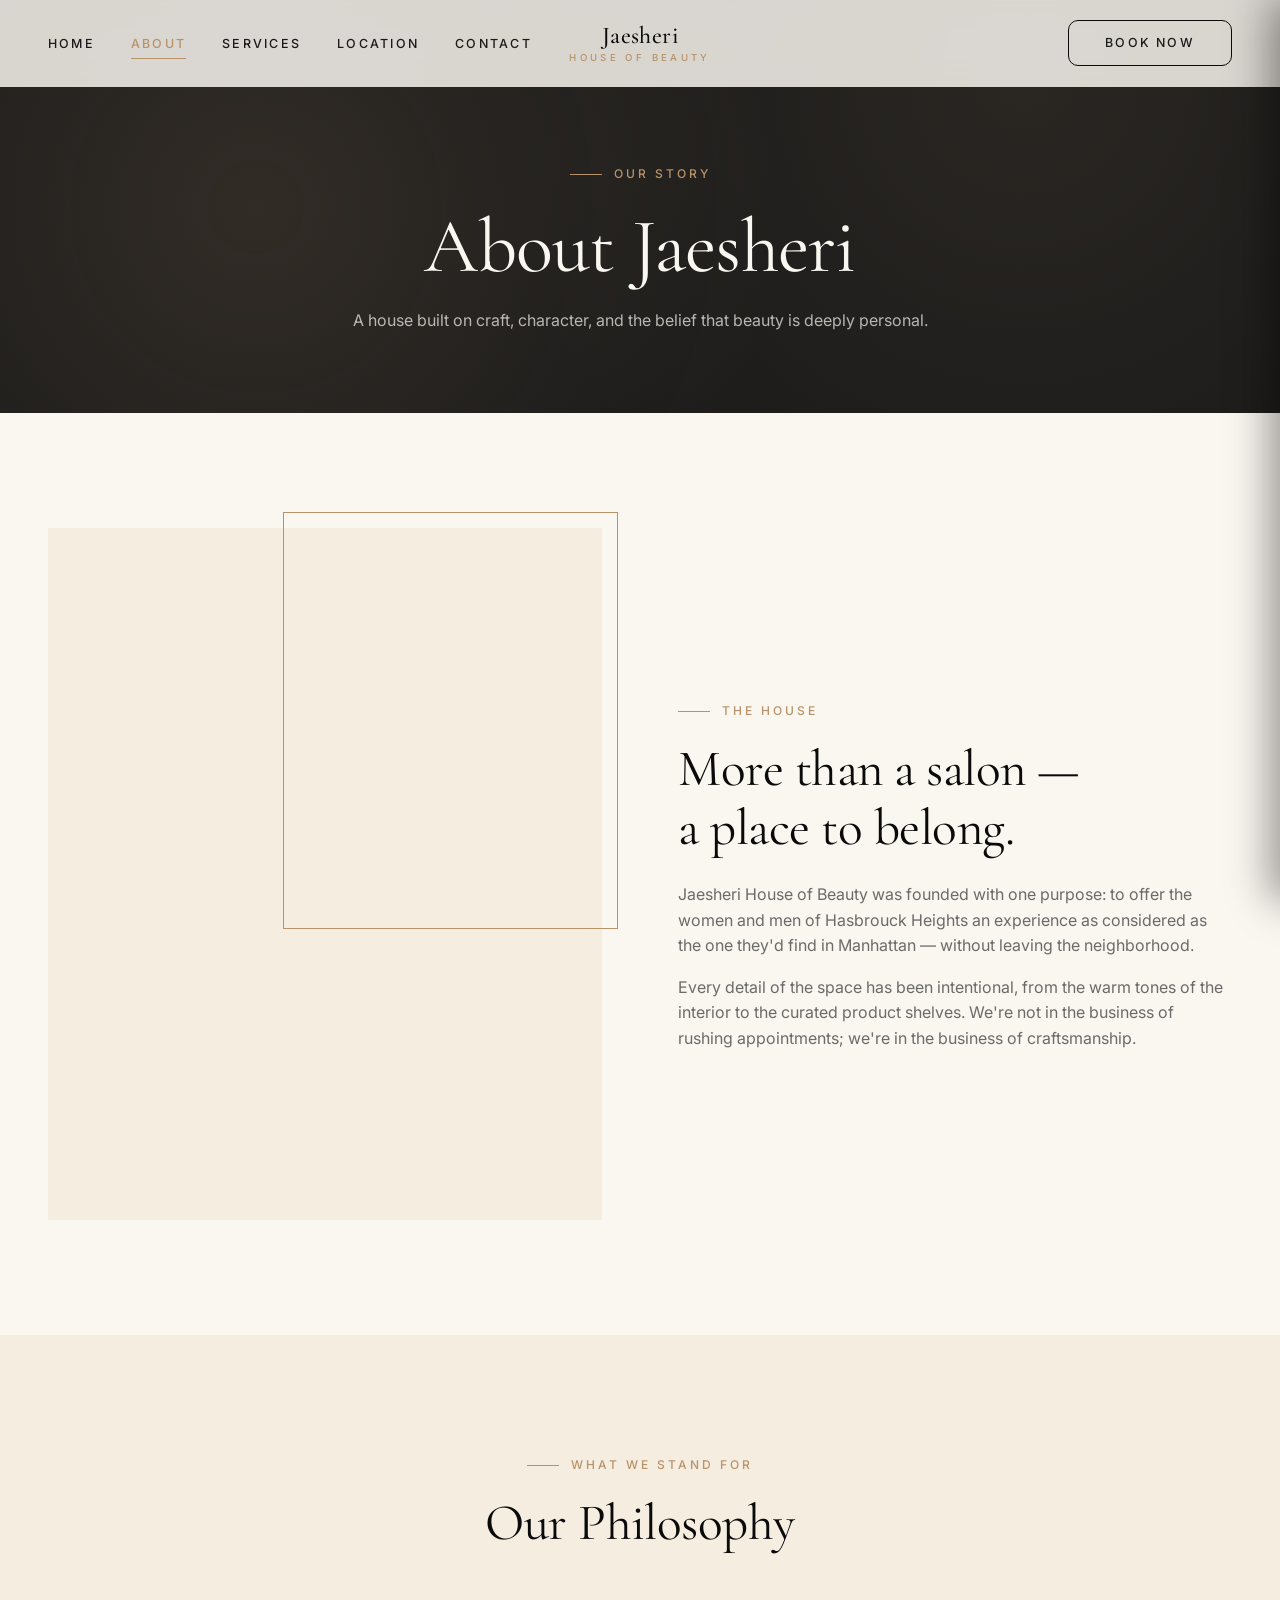
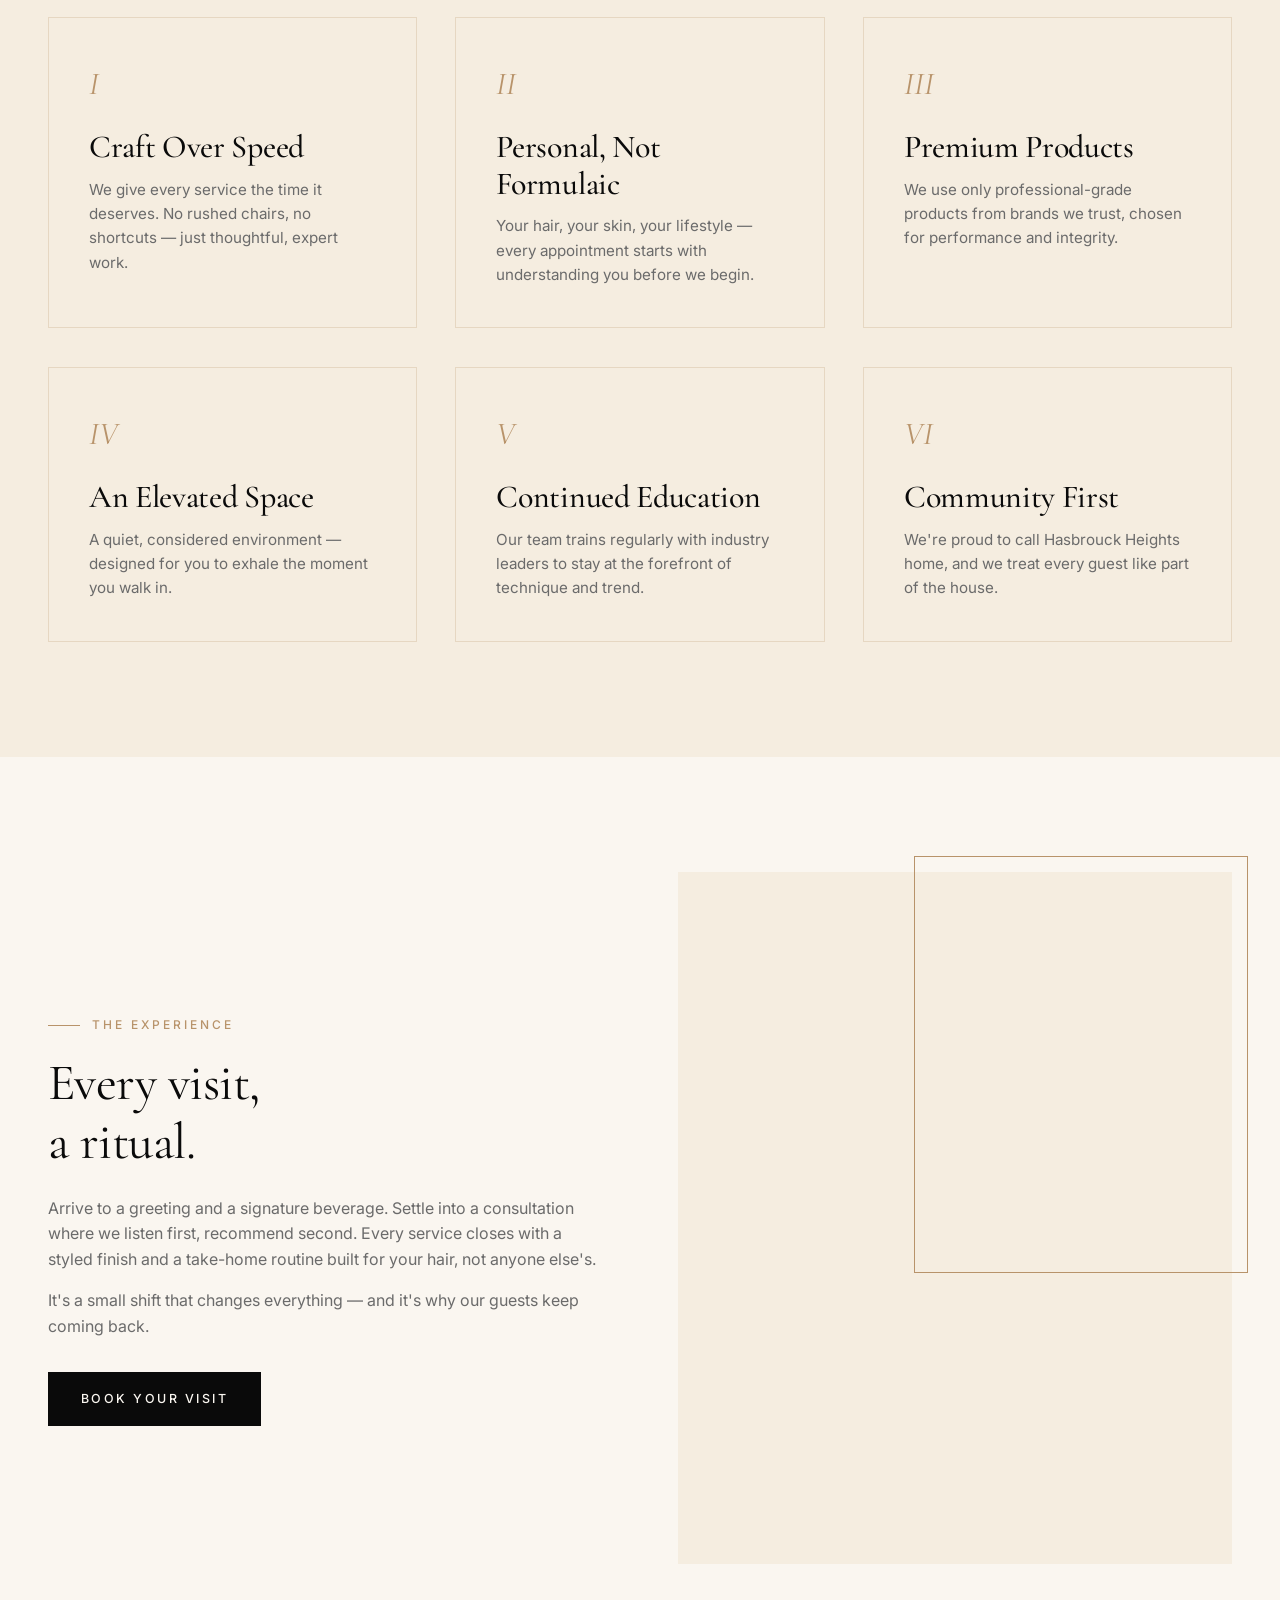
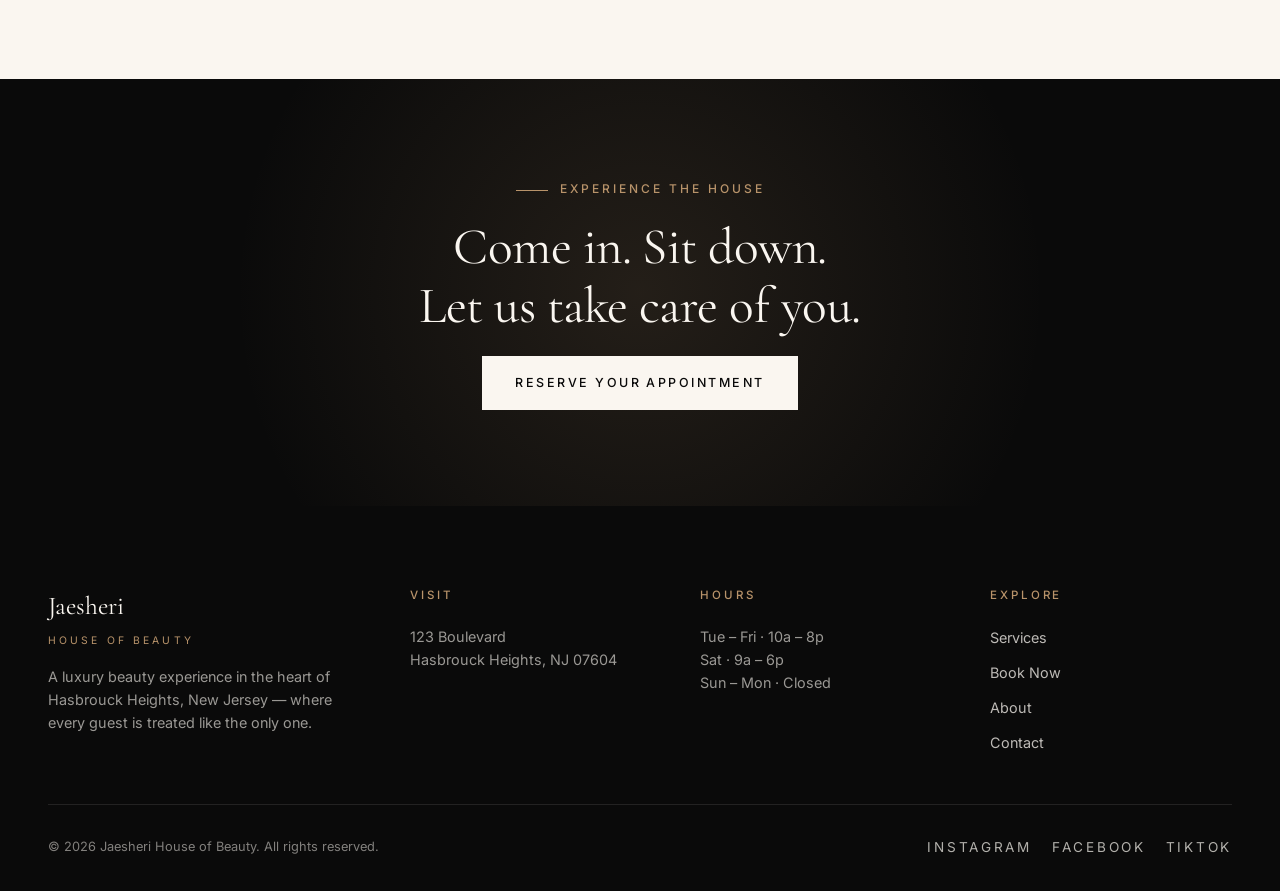
<file: about.html>
<!DOCTYPE html>
<html lang="en">
<head>
<meta charset="UTF-8" />
<meta name="viewport" content="width=device-width, initial-scale=1.0" />

<!-- Primary -->
<title>About Jaesheri House of Beauty | Hasbrouck Heights NJ Salon</title>
<meta name="description" content="The story and philosophy behind Jaesheri House of Beauty — a luxury hair salon in Hasbrouck Heights, NJ founded on craft, character, and personalized care." />
<meta name="robots" content="index, follow, max-image-preview:large" />
<meta name="theme-color" content="#0a0a0a" />
<link rel="canonical" href="https://jaesherihouseofbeauty.com/about.html" />

<!-- Favicons -->
<link rel="icon" type="image/svg+xml" href="/favicon.svg" />

<!-- Open Graph -->
<meta property="og:type" content="website" />
<meta property="og:site_name" content="Jaesheri House of Beauty" />
<meta property="og:title" content="About | Jaesheri House of Beauty" />
<meta property="og:description" content="A luxury hair salon in Hasbrouck Heights, NJ founded on craft, character, and personalized care." />
<meta property="og:url" content="https://jaesherihouseofbeauty.com/about.html" />
<meta property="og:image" content="https://images.unsplash.com/photo-1560066984-138dadb4c035?auto=format&fit=crop&w=1200&h=630&q=80" />
<meta property="og:locale" content="en_US" />

<!-- Twitter -->
<meta name="twitter:card" content="summary_large_image" />
<meta name="twitter:title" content="About | Jaesheri House of Beauty" />
<meta name="twitter:description" content="A luxury hair salon in Hasbrouck Heights, NJ founded on craft, character, and personalized care." />
<meta name="twitter:image" content="https://images.unsplash.com/photo-1560066984-138dadb4c035?auto=format&fit=crop&w=1200&h=630&q=80" />

<!-- Fonts -->
<link rel="preconnect" href="https://fonts.googleapis.com" />
<link rel="preconnect" href="https://fonts.gstatic.com" crossorigin />
<link rel="preconnect" href="https://images.unsplash.com" crossorigin />
<link rel="dns-prefetch" href="https://images.unsplash.com" />
<link href="https://fonts.googleapis.com/css2?family=Cormorant+Garamond:wght@400;500;600&family=Inter:wght@400;500;600&display=swap" rel="stylesheet" />
<link rel="stylesheet" href="css/styles.css?v=14" />

<!-- Structured data -->
<script type="application/ld+json">
{
  "@context": "https://schema.org",
  "@type": "AboutPage",
  "name": "About Jaesheri House of Beauty",
  "url": "https://jaesherihouseofbeauty.com/about.html",
  "mainEntity": { "@id": "https://jaesherihouseofbeauty.com/#salon" }
}
</script>
<script type="application/ld+json">
{
  "@context": "https://schema.org",
  "@type": "BreadcrumbList",
  "itemListElement": [
    { "@type": "ListItem", "position": 1, "name": "Home", "item": "https://jaesherihouseofbeauty.com/" },
    { "@type": "ListItem", "position": 2, "name": "About", "item": "https://jaesherihouseofbeauty.com/about.html" }
  ]
}
</script>
</head>
<body>

<nav class="nav">
  <div class="nav__inner">
    <ul class="nav__menu nav__menu--left">
      <li><a href="index.html">Home</a></li>
      <li><a href="about.html">About</a></li>
      <li><a href="services.html">Services</a></li>
      <li><a href="contact.html#location">Location</a></li>
      <li><a href="contact.html">Contact</a></li>
    </ul>
    <a href="index.html" class="nav__brand">Jaesheri<span>House of Beauty</span></a>
    <ul class="nav__menu nav__menu--right">
      <li><a href="booking.html">Book Now</a></li>
    </ul>
    <button class="nav__toggle" aria-label="Toggle menu"><span></span><span></span><span></span></button>
  </div>
</nav>

<header class="page-header">
  <div class="container">
    <span class="eyebrow">Our Story</span>
    <h1>About Jaesheri</h1>
    <p>A house built on craft, character, and the belief that beauty is deeply personal.</p>
  </div>
</header>

<!-- Story -->
<section>
  <div class="container">
    <div class="split">
      <div class="split__media reveal" role="img" aria-label="Stylist working with a client at Jaesheri House of Beauty" style="background-image:url('https://images.unsplash.com/photo-1600948836101-f9ffda59d250?auto=format&fit=crop&w=1200&q=80')"></div>
      <div class="reveal">
        <span class="eyebrow">The House</span>
        <h2>More than a salon —<br/>a place to belong.</h2>
        <p style="margin-top:1.5rem;">Jaesheri House of Beauty was founded with one purpose: to offer the women and men of Hasbrouck Heights an experience as considered as the one they'd find in Manhattan — without leaving the neighborhood.</p>
        <p style="margin-top:1rem;">Every detail of the space has been intentional, from the warm tones of the interior to the curated product shelves. We're not in the business of rushing appointments; we're in the business of craftsmanship.</p>
      </div>
    </div>
  </div>
</section>

<!-- Values -->
<section style="background:var(--cream);">
  <div class="container">
    <div class="section-head reveal">
      <span class="eyebrow">What We Stand For</span>
      <h2>Our Philosophy</h2>
    </div>

    <div class="grid grid--3">
      <div class="card reveal">
        <div class="card__icon">I</div>
        <h3>Craft Over Speed</h3>
        <p>We give every service the time it deserves. No rushed chairs, no shortcuts — just thoughtful, expert work.</p>
      </div>
      <div class="card reveal">
        <div class="card__icon">II</div>
        <h3>Personal, Not Formulaic</h3>
        <p>Your hair, your skin, your lifestyle — every appointment starts with understanding you before we begin.</p>
      </div>
      <div class="card reveal">
        <div class="card__icon">III</div>
        <h3>Premium Products</h3>
        <p>We use only professional-grade products from brands we trust, chosen for performance and integrity.</p>
      </div>
      <div class="card reveal">
        <div class="card__icon">IV</div>
        <h3>An Elevated Space</h3>
        <p>A quiet, considered environment — designed for you to exhale the moment you walk in.</p>
      </div>
      <div class="card reveal">
        <div class="card__icon">V</div>
        <h3>Continued Education</h3>
        <p>Our team trains regularly with industry leaders to stay at the forefront of technique and trend.</p>
      </div>
      <div class="card reveal">
        <div class="card__icon">VI</div>
        <h3>Community First</h3>
        <p>We're proud to call Hasbrouck Heights home, and we treat every guest like part of the house.</p>
      </div>
    </div>
  </div>
</section>

<!-- Second story block -->
<section>
  <div class="container">
    <div class="split">
      <div class="reveal">
        <span class="eyebrow">The Experience</span>
        <h2>Every visit,<br/>a ritual.</h2>
        <p style="margin-top:1.5rem;">Arrive to a greeting and a signature beverage. Settle into a consultation where we listen first, recommend second. Every service closes with a styled finish and a take-home routine built for your hair, not anyone else's.</p>
        <p style="margin-top:1rem;">It's a small shift that changes everything — and it's why our guests keep coming back.</p>
        <a href="booking.html" class="btn" style="margin-top:2rem;">Book Your Visit</a>
      </div>
      <div class="split__media reveal" role="img" aria-label="Polished hair transformation by our team" style="background-image:url('https://images.unsplash.com/photo-1562322140-8baeececf3df?auto=format&fit=crop&w=1200&q=80')"></div>
    </div>
  </div>
</section>

<!-- CTA -->
<section class="cta-banner">
  <div class="container">
    <span class="eyebrow">Experience the House</span>
    <h2>Come in. Sit down.<br/>Let us take care of you.</h2>
    <a href="booking.html" class="btn btn--light">Reserve Your Appointment</a>
  </div>
</section>

<footer class="footer">
  <div class="container">
    <div class="footer__grid">
      <div>
        <div class="footer__brand">Jaesheri<span>House of Beauty</span></div>
        <p>A luxury beauty experience in the heart of Hasbrouck Heights, New Jersey — where every guest is treated like the only one.</p>
      </div>
      <div><h5>Visit</h5><p>123 Boulevard<br/>Hasbrouck Heights, NJ 07604</p></div>
      <div><h5>Hours</h5><p>Tue – Fri · 10a – 8p<br/>Sat · 9a – 6p<br/>Sun – Mon · Closed</p></div>
      <div>
        <h5>Explore</h5>
        <ul>
          <li><a href="services.html">Services</a></li>
          <li><a href="booking.html">Book Now</a></li>
          <li><a href="about.html">About</a></li>
          <li><a href="contact.html">Contact</a></li>
        </ul>
      </div>
    </div>
    <div class="footer__bottom">
      <div>© 2026 Jaesheri House of Beauty. All rights reserved.</div>
      <div class="footer__social"><a href="#">Instagram</a><a href="#">Facebook</a><a href="#">TikTok</a></div>
    </div>
  </div>
</footer>

<script src="js/main.js"></script>
</body>
</html>
</file>
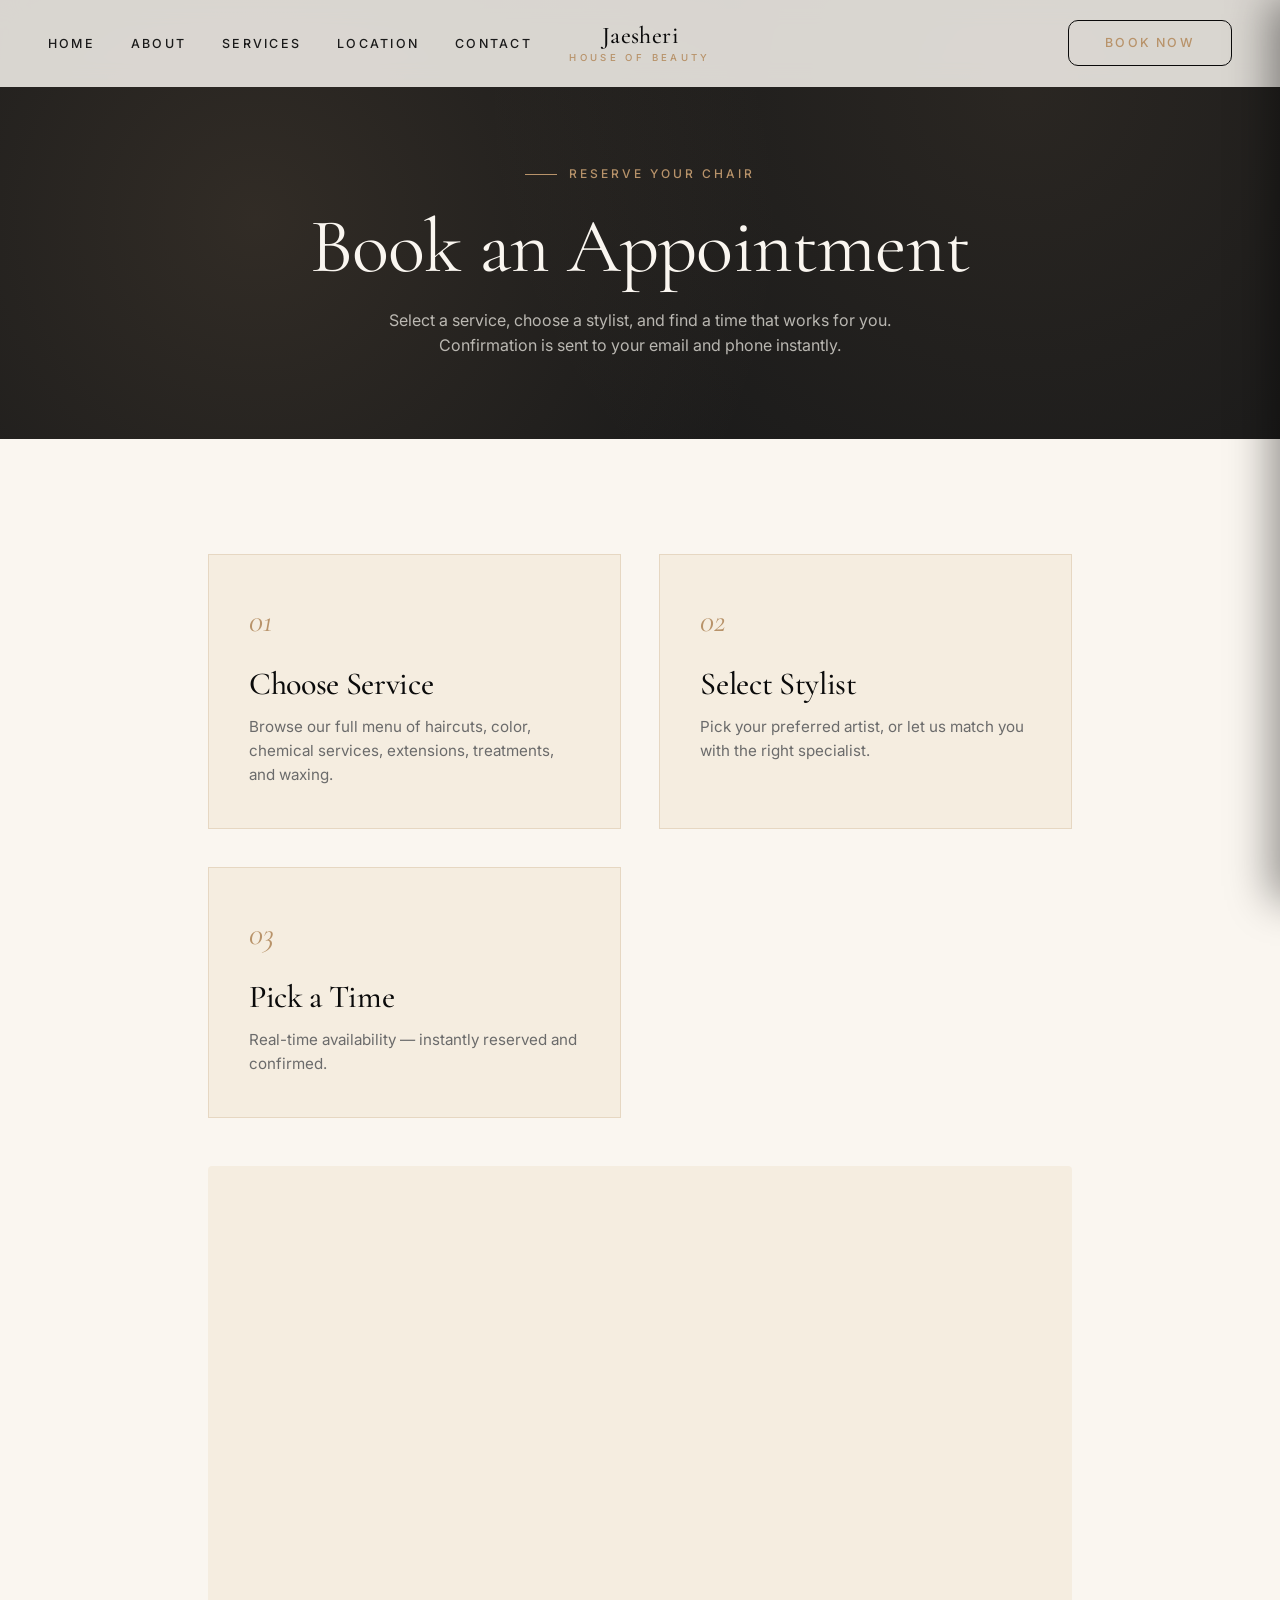
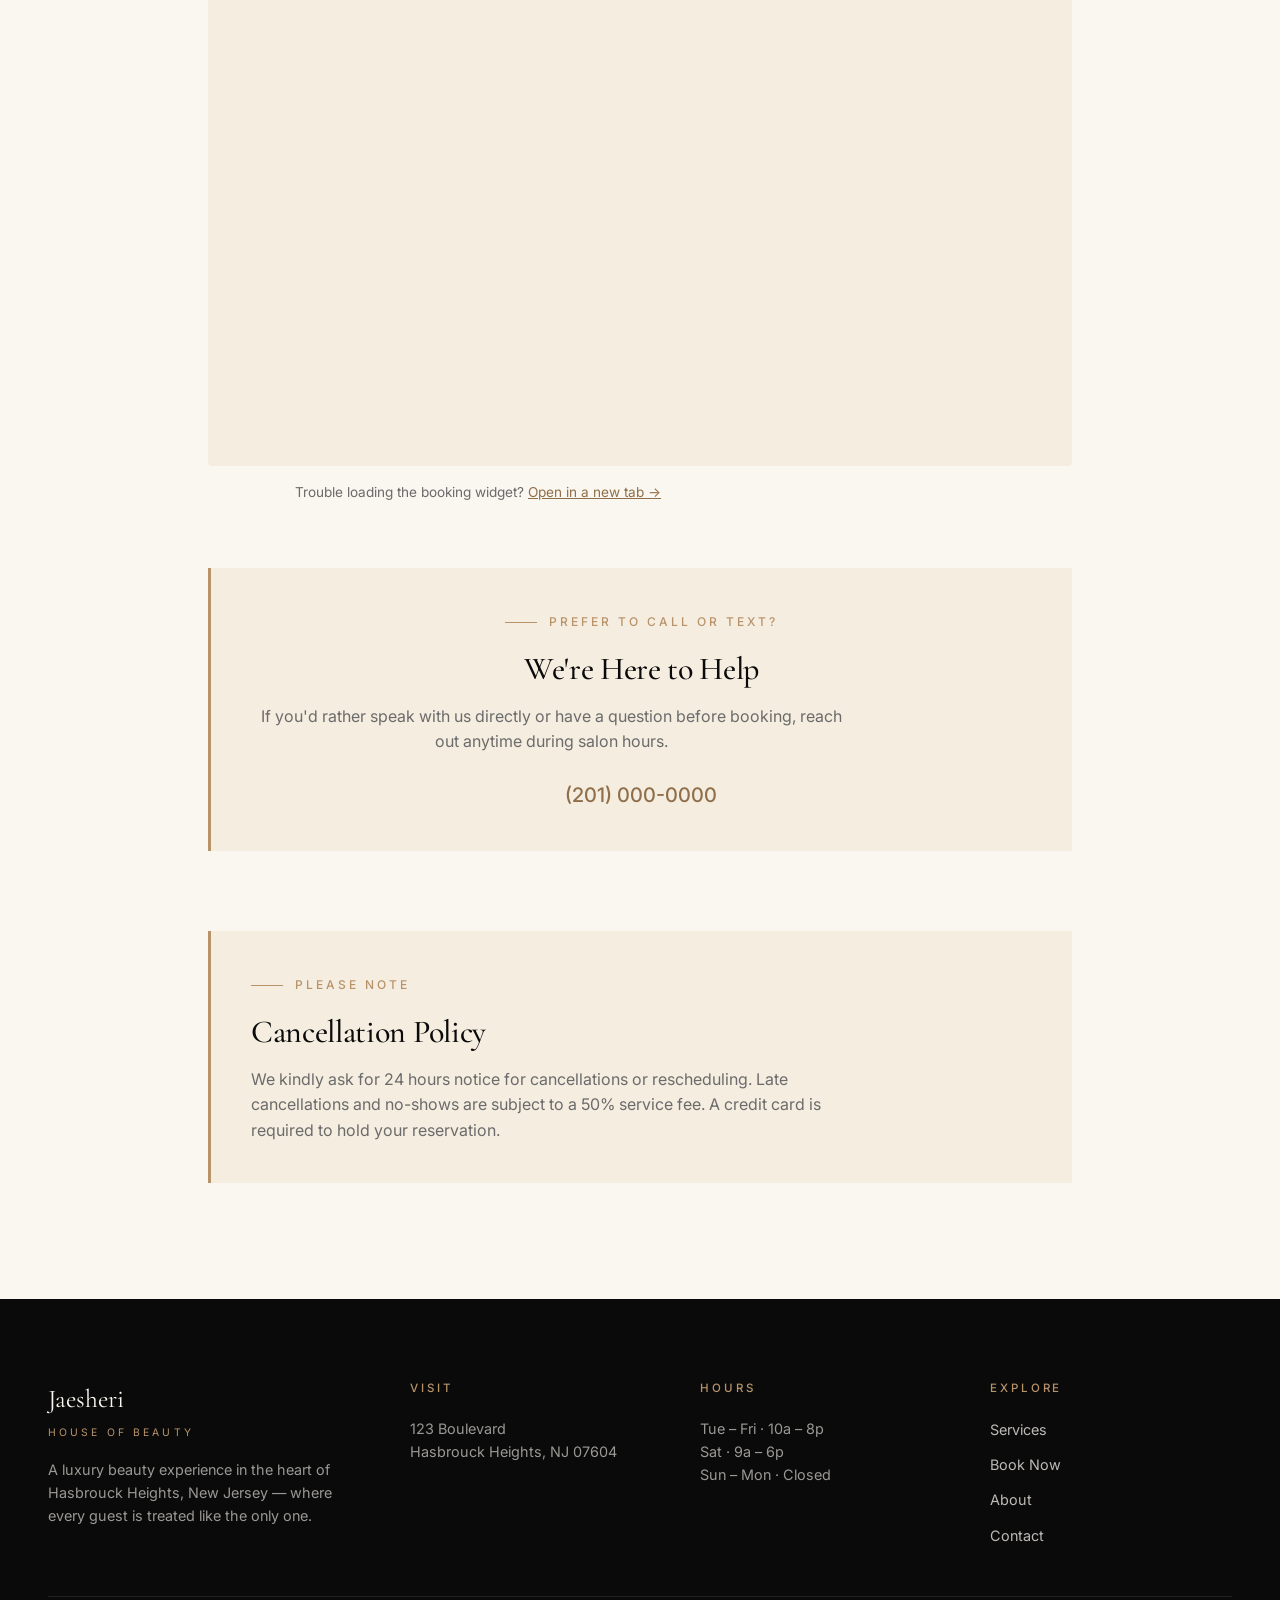
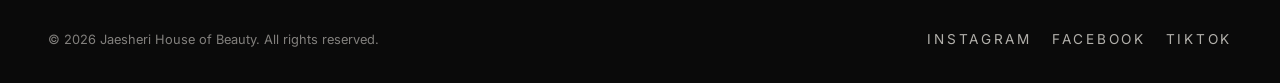
<file: booking.html>
<!DOCTYPE html>
<html lang="en">
<head>
<meta charset="UTF-8" />
<meta name="viewport" content="width=device-width, initial-scale=1.0" />

<!-- Primary -->
<title>Book a Hair Appointment | Jaesheri, Hasbrouck Heights NJ</title>
<meta name="description" content="Reserve your appointment at Jaesheri House of Beauty in Hasbrouck Heights, NJ. Easy online booking — choose your service, stylist, and time in seconds." />
<meta name="keywords" content="book hair salon Hasbrouck Heights, hair appointment NJ, salon booking online, balayage booking, silk press appointment" />
<meta name="robots" content="index, follow, max-image-preview:large" />
<meta name="theme-color" content="#0a0a0a" />
<link rel="canonical" href="https://jaesherihouseofbeauty.com/booking.html" />

<!-- Favicons -->
<link rel="icon" type="image/svg+xml" href="/favicon.svg" />

<!-- Open Graph -->
<meta property="og:type" content="website" />
<meta property="og:site_name" content="Jaesheri House of Beauty" />
<meta property="og:title" content="Book an Appointment | Jaesheri House of Beauty" />
<meta property="og:description" content="Reserve your chair at Jaesheri House of Beauty in Hasbrouck Heights, NJ — easy online booking." />
<meta property="og:url" content="https://jaesherihouseofbeauty.com/booking.html" />
<meta property="og:image" content="https://images.unsplash.com/photo-1560066984-138dadb4c035?auto=format&fit=crop&w=1200&h=630&q=80" />
<meta property="og:locale" content="en_US" />

<!-- Twitter -->
<meta name="twitter:card" content="summary_large_image" />
<meta name="twitter:title" content="Book an Appointment | Jaesheri House of Beauty" />
<meta name="twitter:description" content="Reserve your chair at Jaesheri House of Beauty in Hasbrouck Heights, NJ." />
<meta name="twitter:image" content="https://images.unsplash.com/photo-1560066984-138dadb4c035?auto=format&fit=crop&w=1200&h=630&q=80" />

<!-- Fonts -->
<link rel="preconnect" href="https://fonts.googleapis.com" />
<link rel="preconnect" href="https://fonts.gstatic.com" crossorigin />
<link rel="preconnect" href="https://images.unsplash.com" crossorigin />
<link rel="dns-prefetch" href="https://images.unsplash.com" />
<link href="https://fonts.googleapis.com/css2?family=Cormorant+Garamond:wght@400;500;600&family=Inter:wght@400;500;600&display=swap" rel="stylesheet" />
<link rel="stylesheet" href="css/styles.css?v=14" />

<!-- Structured data -->
<script type="application/ld+json">
{
  "@context": "https://schema.org",
  "@type": "WebPage",
  "name": "Book an Appointment — Jaesheri House of Beauty",
  "url": "https://jaesherihouseofbeauty.com/booking.html",
  "about": { "@id": "https://jaesherihouseofbeauty.com/#salon" },
  "potentialAction": {
    "@type": "ReserveAction",
    "target": "https://jaesherihouseofbeauty.com/booking.html",
    "result": { "@type": "Reservation", "name": "Salon Appointment" }
  }
}
</script>
<script type="application/ld+json">
{
  "@context": "https://schema.org",
  "@type": "BreadcrumbList",
  "itemListElement": [
    { "@type": "ListItem", "position": 1, "name": "Home", "item": "https://jaesherihouseofbeauty.com/" },
    { "@type": "ListItem", "position": 2, "name": "Book Now", "item": "https://jaesherihouseofbeauty.com/booking.html" }
  ]
}
</script>
</head>
<body>

<nav class="nav">
  <div class="nav__inner">
    <ul class="nav__menu nav__menu--left">
      <li><a href="index.html">Home</a></li>
      <li><a href="about.html">About</a></li>
      <li><a href="services.html">Services</a></li>
      <li><a href="contact.html#location">Location</a></li>
      <li><a href="contact.html">Contact</a></li>
    </ul>
    <a href="index.html" class="nav__brand">Jaesheri<span>House of Beauty</span></a>
    <ul class="nav__menu nav__menu--right">
      <li><a href="booking.html">Book Now</a></li>
    </ul>
    <button class="nav__toggle" aria-label="Toggle menu"><span></span><span></span><span></span></button>
  </div>
</nav>

<header class="page-header">
  <div class="container">
    <span class="eyebrow">Reserve Your Chair</span>
    <h1>Book an Appointment</h1>
    <p>Select a service, choose a stylist, and find a time that works for you. Confirmation is sent to your email and phone instantly.</p>
  </div>
</header>

<section>
  <div class="container" style="max-width:960px;">

    <!-- Step indicators -->
    <div class="grid grid--3 reveal" style="margin-bottom:3rem;">
      <div class="card">
        <div class="card__icon">01</div>
        <h3>Choose Service</h3>
        <p>Browse our full menu of haircuts, color, chemical services, extensions, treatments, and waxing.</p>
      </div>
      <div class="card">
        <div class="card__icon">02</div>
        <h3>Select Stylist</h3>
        <p>Pick your preferred artist, or let us match you with the right specialist.</p>
      </div>
      <div class="card">
        <div class="card__icon">03</div>
        <h3>Pick a Time</h3>
        <p>Real-time availability — instantly reserved and confirmed.</p>
      </div>
    </div>

    <!-- Square Appointments embed -->
    <div id="book" class="square-booking reveal">
      <iframe
        src="https://book.squareup.com/appointments/wtcavgdh941lv1/location/T7Z3E3GAA7CZT"
        title="Book an Appointment with Jaesheri House of Beauty"
        allow="payment"
      ></iframe>
      <p class="square-booking__fallback">
        Trouble loading the booking widget?
        <a href="https://book.squareup.com/appointments/wtcavgdh941lv1/location/T7Z3E3GAA7CZT" target="_blank" rel="noopener">Open in a new tab →</a>
      </p>
    </div>

    <!-- Prefer to call/text fallback -->
    <div class="reveal" style="margin-top:4rem; padding:2.5rem; background:var(--cream); border-left:3px solid var(--tan); text-align:center;">
      <span class="eyebrow">Prefer to Call or Text?</span>
      <h3 style="margin-bottom:1rem;">We're Here to Help</h3>
      <p style="margin-bottom:1.5rem;">If you'd rather speak with us directly or have a question before booking, reach out anytime during salon hours.</p>
      <p style="font-size:1.25rem;"><a href="tel:+12010000000" style="color:var(--tan-dark); text-decoration:none; font-weight:500;">(201) 000-0000</a></p>
    </div>

    <!-- Cancellation policy -->
    <div class="reveal" style="margin-top:5rem; padding:2.5rem; background:var(--cream); border-left:3px solid var(--tan);">
      <span class="eyebrow">Please Note</span>
      <h3 style="margin-bottom:1rem;">Cancellation Policy</h3>
      <p>We kindly ask for 24 hours notice for cancellations or rescheduling. Late cancellations and no-shows are subject to a 50% service fee. A credit card is required to hold your reservation.</p>
    </div>

  </div>
</section>

<footer class="footer">
  <div class="container">
    <div class="footer__grid">
      <div>
        <div class="footer__brand">Jaesheri<span>House of Beauty</span></div>
        <p>A luxury beauty experience in the heart of Hasbrouck Heights, New Jersey — where every guest is treated like the only one.</p>
      </div>
      <div><h5>Visit</h5><p>123 Boulevard<br/>Hasbrouck Heights, NJ 07604</p></div>
      <div><h5>Hours</h5><p>Tue – Fri · 10a – 8p<br/>Sat · 9a – 6p<br/>Sun – Mon · Closed</p></div>
      <div>
        <h5>Explore</h5>
        <ul>
          <li><a href="services.html">Services</a></li>
          <li><a href="booking.html">Book Now</a></li>
          <li><a href="about.html">About</a></li>
          <li><a href="contact.html">Contact</a></li>
        </ul>
      </div>
    </div>
    <div class="footer__bottom">
      <div>© 2026 Jaesheri House of Beauty. All rights reserved.</div>
      <div class="footer__social"><a href="#">Instagram</a><a href="#">Facebook</a><a href="#">TikTok</a></div>
    </div>
  </div>
</footer>

<script src="js/main.js"></script>
</body>
</html>
</file>
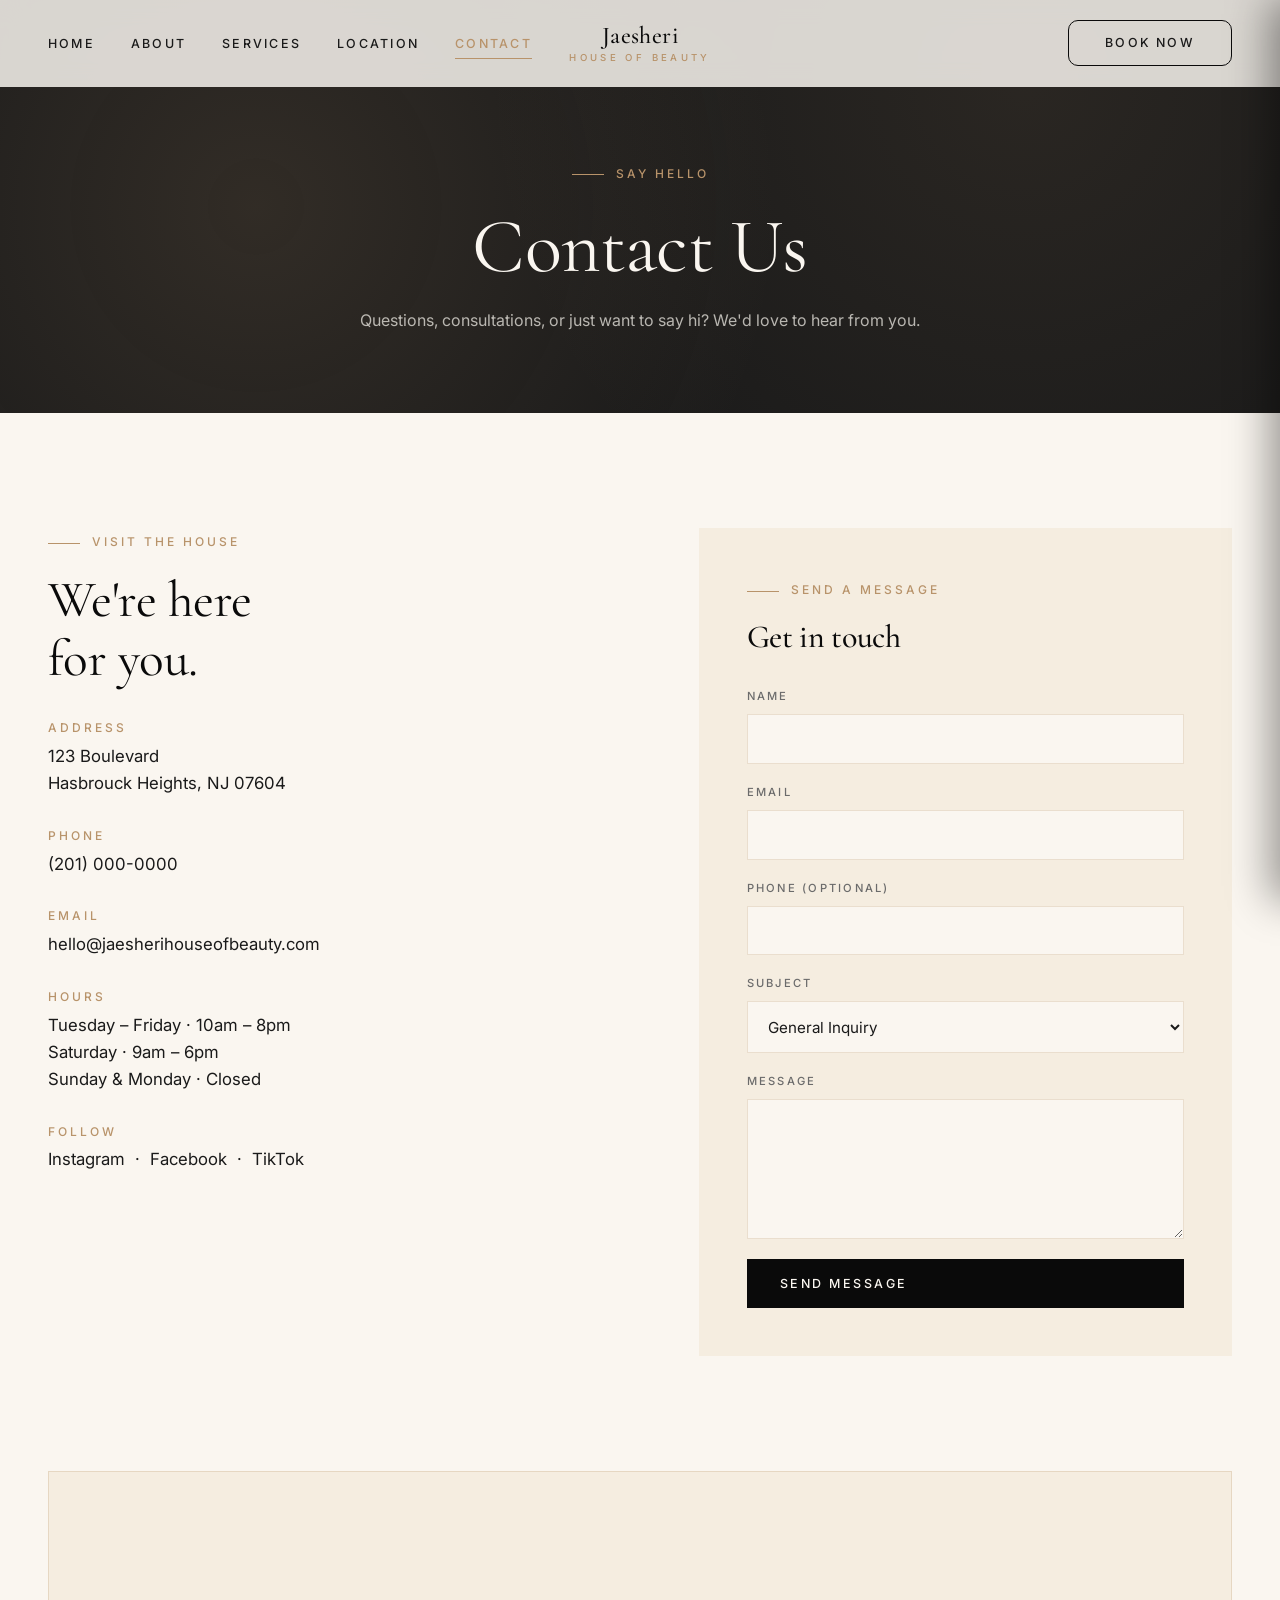
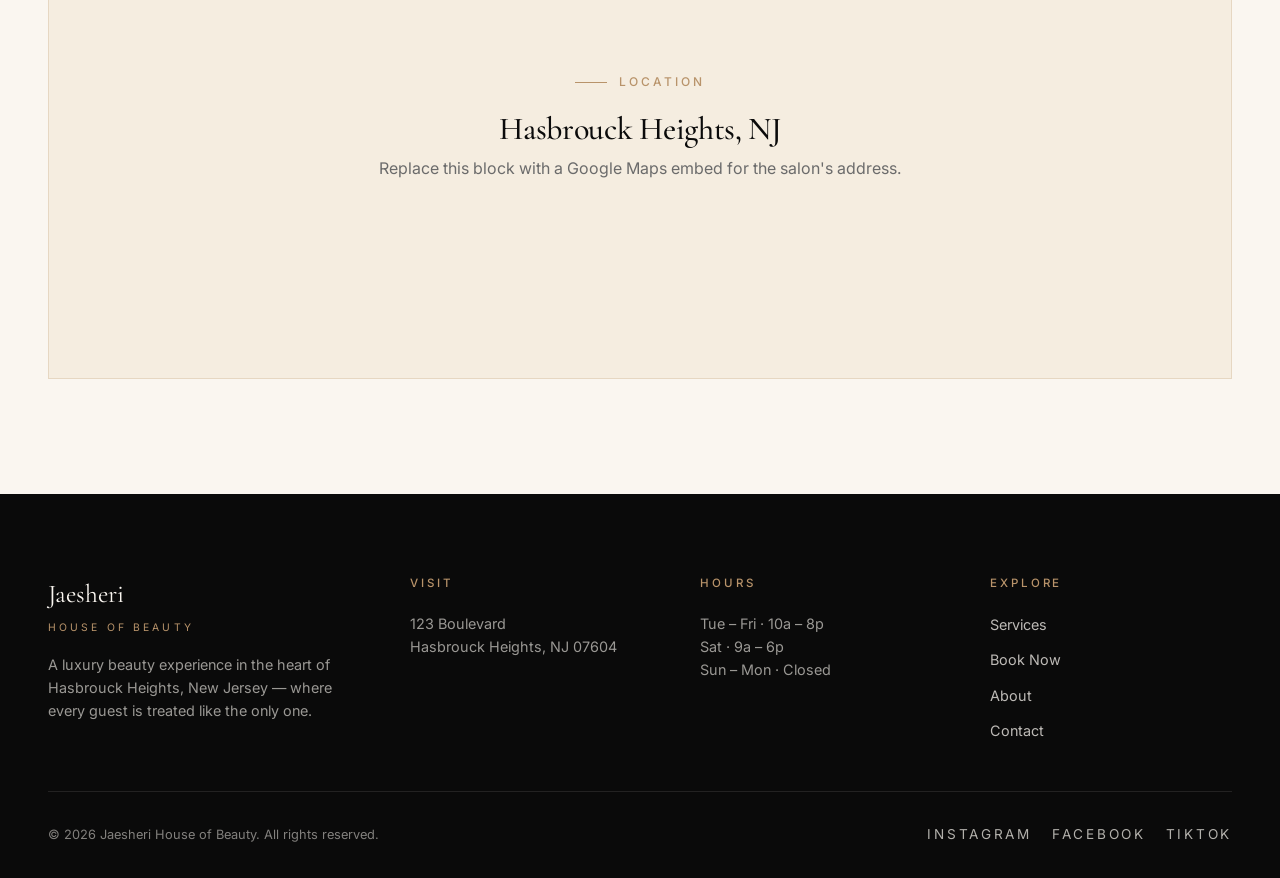
<file: contact.html>
<!DOCTYPE html>
<html lang="en">
<head>
<meta charset="UTF-8" />
<meta name="viewport" content="width=device-width, initial-scale=1.0" />

<!-- Primary -->
<title>Contact | Jaesheri House of Beauty in Hasbrouck Heights, NJ</title>
<meta name="description" content="Visit, call, or message Jaesheri House of Beauty in Hasbrouck Heights, NJ. Address, phone, hours, and contact form." />
<meta name="keywords" content="contact hair salon Hasbrouck Heights, Jaesheri House of Beauty phone, salon address NJ, salon hours Hasbrouck Heights" />
<meta name="robots" content="index, follow, max-image-preview:large" />
<meta name="theme-color" content="#0a0a0a" />
<link rel="canonical" href="https://jaesherihouseofbeauty.com/contact.html" />

<!-- Favicons -->
<link rel="icon" type="image/svg+xml" href="/favicon.svg" />

<!-- Open Graph -->
<meta property="og:type" content="website" />
<meta property="og:site_name" content="Jaesheri House of Beauty" />
<meta property="og:title" content="Contact | Jaesheri House of Beauty" />
<meta property="og:description" content="Visit, call, or message Jaesheri House of Beauty in Hasbrouck Heights, NJ." />
<meta property="og:url" content="https://jaesherihouseofbeauty.com/contact.html" />
<meta property="og:image" content="https://images.unsplash.com/photo-1560066984-138dadb4c035?auto=format&fit=crop&w=1200&h=630&q=80" />
<meta property="og:locale" content="en_US" />

<!-- Twitter -->
<meta name="twitter:card" content="summary_large_image" />
<meta name="twitter:title" content="Contact | Jaesheri House of Beauty" />
<meta name="twitter:description" content="Visit, call, or message Jaesheri House of Beauty in Hasbrouck Heights, NJ." />
<meta name="twitter:image" content="https://images.unsplash.com/photo-1560066984-138dadb4c035?auto=format&fit=crop&w=1200&h=630&q=80" />

<!-- Fonts -->
<link rel="preconnect" href="https://fonts.googleapis.com" />
<link rel="preconnect" href="https://fonts.gstatic.com" crossorigin />
<link rel="preconnect" href="https://images.unsplash.com" crossorigin />
<link rel="dns-prefetch" href="https://images.unsplash.com" />
<link href="https://fonts.googleapis.com/css2?family=Cormorant+Garamond:wght@400;500;600&family=Inter:wght@400;500;600&display=swap" rel="stylesheet" />
<link rel="stylesheet" href="css/styles.css?v=14" />

<!-- Structured data -->
<script type="application/ld+json">
{
  "@context": "https://schema.org",
  "@type": "ContactPage",
  "name": "Contact — Jaesheri House of Beauty",
  "url": "https://jaesherihouseofbeauty.com/contact.html",
  "mainEntity": { "@id": "https://jaesherihouseofbeauty.com/#salon" }
}
</script>
<script type="application/ld+json">
{
  "@context": "https://schema.org",
  "@type": "BreadcrumbList",
  "itemListElement": [
    { "@type": "ListItem", "position": 1, "name": "Home", "item": "https://jaesherihouseofbeauty.com/" },
    { "@type": "ListItem", "position": 2, "name": "Contact", "item": "https://jaesherihouseofbeauty.com/contact.html" }
  ]
}
</script>
</head>
<body>

<nav class="nav">
  <div class="nav__inner">
    <ul class="nav__menu nav__menu--left">
      <li><a href="index.html">Home</a></li>
      <li><a href="about.html">About</a></li>
      <li><a href="services.html">Services</a></li>
      <li><a href="#location">Location</a></li>
      <li><a href="contact.html">Contact</a></li>
    </ul>
    <a href="index.html" class="nav__brand">Jaesheri<span>House of Beauty</span></a>
    <ul class="nav__menu nav__menu--right">
      <li><a href="booking.html">Book Now</a></li>
    </ul>
    <button class="nav__toggle" aria-label="Toggle menu"><span></span><span></span><span></span></button>
  </div>
</nav>

<header class="page-header">
  <div class="container">
    <span class="eyebrow">Say Hello</span>
    <h1>Contact Us</h1>
    <p>Questions, consultations, or just want to say hi? We'd love to hear from you.</p>
  </div>
</header>

<section>
  <div class="container">
    <div class="contact-grid">

      <!-- Left: info -->
      <div class="reveal">
        <span class="eyebrow">Visit the House</span>
        <h2 style="margin-bottom:2rem;">We're here<br/>for you.</h2>

        <div class="info-block">
          <h4>Address</h4>
          <p>123 Boulevard<br/>Hasbrouck Heights, NJ 07604</p>
        </div>

        <div class="info-block">
          <h4>Phone</h4>
          <p><a href="tel:+10000000000">(201) 000-0000</a></p>
        </div>

        <div class="info-block">
          <h4>Email</h4>
          <p><a href="mailto:hello@jaesherihouseofbeauty.com">hello@jaesherihouseofbeauty.com</a></p>
        </div>

        <div class="info-block">
          <h4>Hours</h4>
          <p>Tuesday – Friday · 10am – 8pm<br/>
             Saturday · 9am – 6pm<br/>
             Sunday &amp; Monday · Closed</p>
        </div>

        <div class="info-block">
          <h4>Follow</h4>
          <p><a href="#">Instagram</a> &nbsp;·&nbsp; <a href="#">Facebook</a> &nbsp;·&nbsp; <a href="#">TikTok</a></p>
        </div>
      </div>

      <!-- Right: form -->
      <div class="reveal">
        <div style="background:var(--cream); padding:clamp(2rem, 4vw, 3rem);">
          <span class="eyebrow">Send a Message</span>
          <h3 style="margin-bottom:2rem;">Get in touch</h3>

          <form class="form" onsubmit="event.preventDefault(); alert('Thank you — your message has been received. We will respond within 24 hours.');">
            <div class="form__field">
              <label for="cname">Name</label>
              <input type="text" id="cname" required />
            </div>
            <div class="form__field">
              <label for="cemail">Email</label>
              <input type="email" id="cemail" required />
            </div>
            <div class="form__field">
              <label for="cphone">Phone (optional)</label>
              <input type="tel" id="cphone" />
            </div>
            <div class="form__field">
              <label for="csubject">Subject</label>
              <select id="csubject">
                <option>General Inquiry</option>
                <option>Booking Question</option>
                <option>Bridal / Event Consultation</option>
                <option>Careers</option>
                <option>Other</option>
              </select>
            </div>
            <div class="form__field">
              <label for="cmsg">Message</label>
              <textarea id="cmsg" required></textarea>
            </div>
            <button type="submit" class="btn">Send Message</button>
          </form>
        </div>
      </div>

    </div>
  </div>
</section>

<!-- Map -->
<section id="location" style="padding-top:0;">
  <div class="container">
    <div class="reveal" style="aspect-ratio: 21 / 9; background:var(--cream); display:flex; align-items:center; justify-content:center; border:1px solid var(--border); position:relative; overflow:hidden;">
      <div style="text-align:center; padding:2rem;">
        <span class="eyebrow">Location</span>
        <h3 style="margin-bottom:0.5rem;">Hasbrouck Heights, NJ</h3>
        <p style="margin:0 auto;">Replace this block with a Google Maps embed for the salon's address.</p>
      </div>
    </div>
  </div>
</section>

<footer class="footer">
  <div class="container">
    <div class="footer__grid">
      <div>
        <div class="footer__brand">Jaesheri<span>House of Beauty</span></div>
        <p>A luxury beauty experience in the heart of Hasbrouck Heights, New Jersey — where every guest is treated like the only one.</p>
      </div>
      <div><h5>Visit</h5><p>123 Boulevard<br/>Hasbrouck Heights, NJ 07604</p></div>
      <div><h5>Hours</h5><p>Tue – Fri · 10a – 8p<br/>Sat · 9a – 6p<br/>Sun – Mon · Closed</p></div>
      <div>
        <h5>Explore</h5>
        <ul>
          <li><a href="services.html">Services</a></li>
          <li><a href="booking.html">Book Now</a></li>
          <li><a href="about.html">About</a></li>
          <li><a href="contact.html">Contact</a></li>
        </ul>
      </div>
    </div>
    <div class="footer__bottom">
      <div>© 2026 Jaesheri House of Beauty. All rights reserved.</div>
      <div class="footer__social"><a href="#">Instagram</a><a href="#">Facebook</a><a href="#">TikTok</a></div>
    </div>
  </div>
</footer>

<script src="js/main.js"></script>
</body>
</html>
</file>
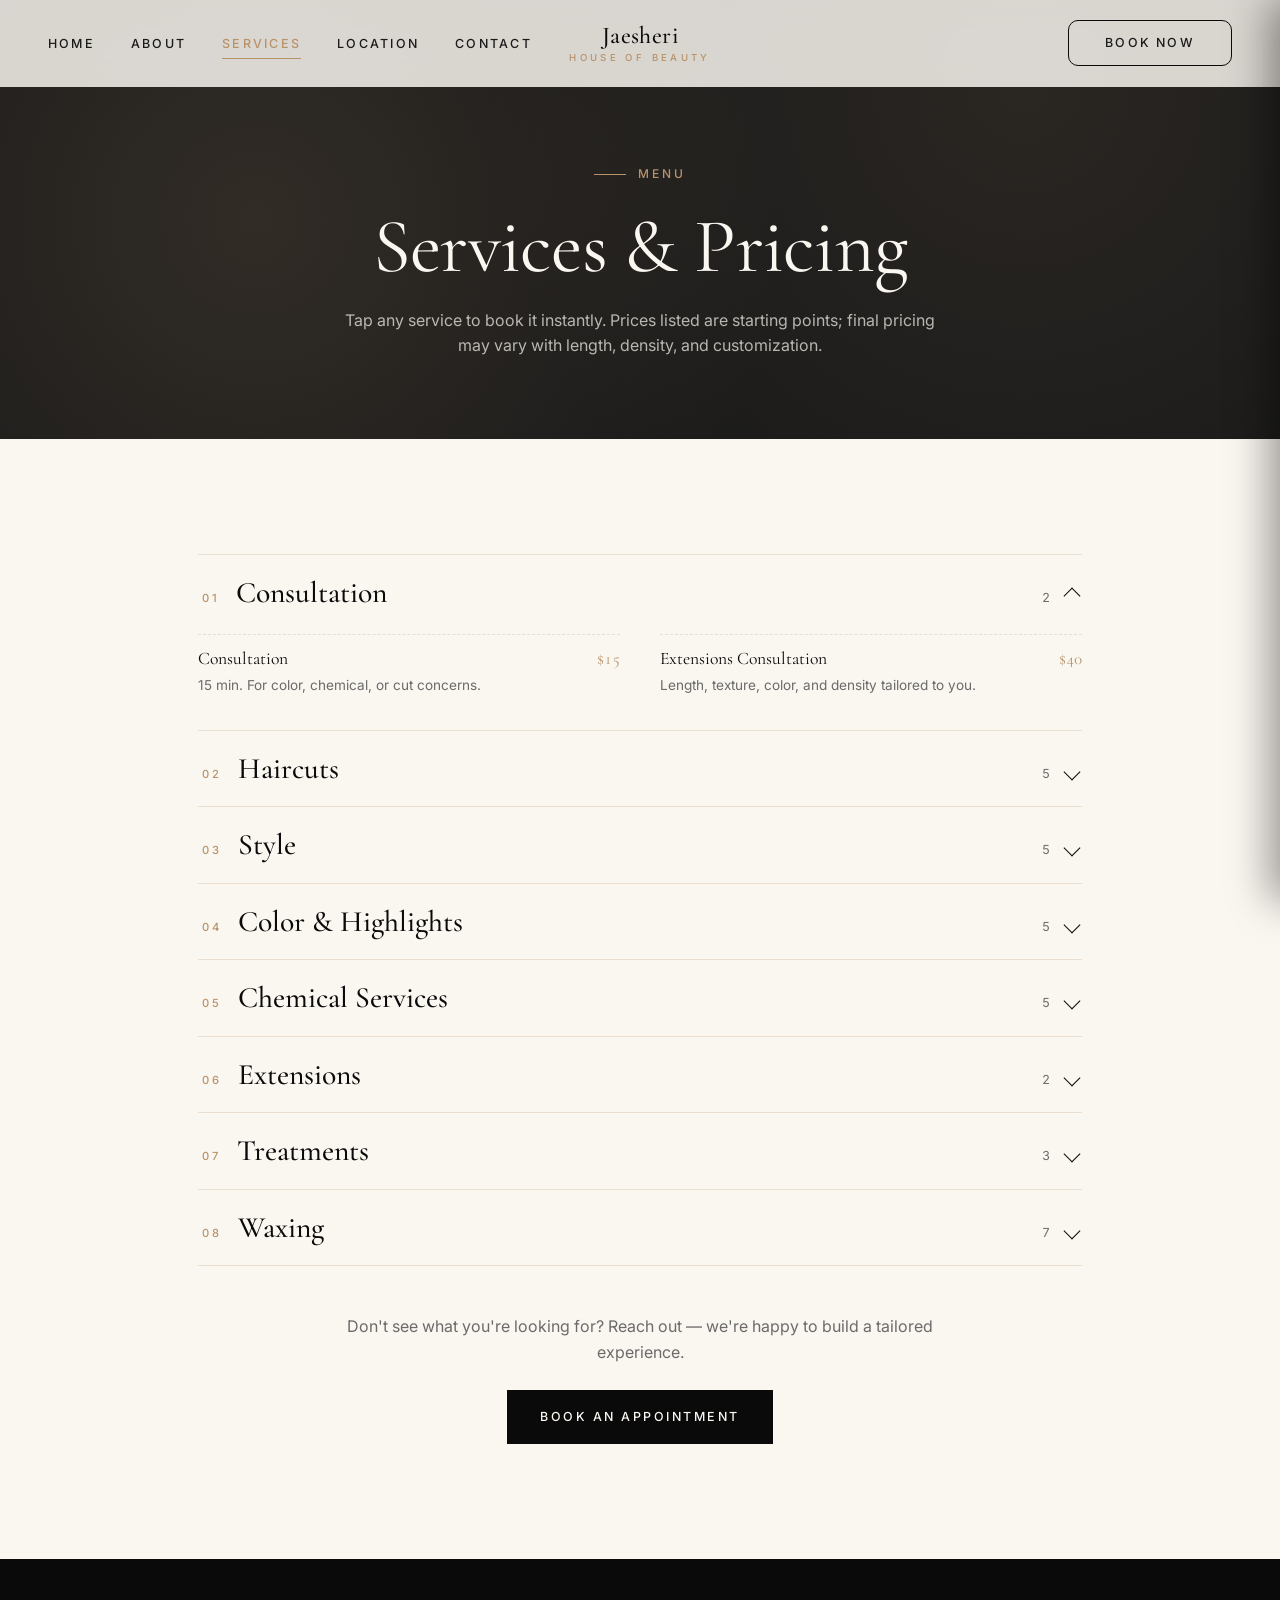
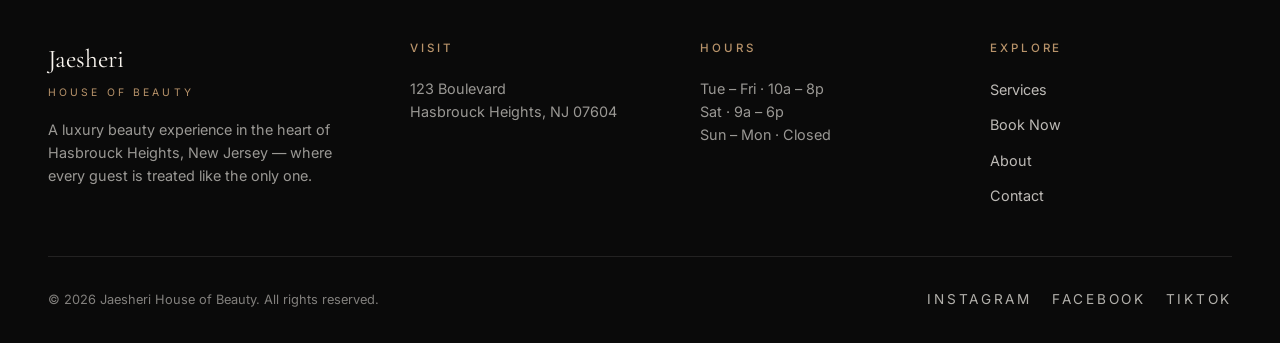
<file: services.html>
<!DOCTYPE html>
<html lang="en">
<head>
<meta charset="UTF-8" />
<meta name="viewport" content="width=device-width, initial-scale=1.0" />

<!-- Primary -->
<title>Hair Salon Services &amp; Pricing | Jaesheri, Hasbrouck Heights NJ</title>
<meta name="description" content="Full menu and pricing at Jaesheri House of Beauty, Hasbrouck Heights NJ — haircuts, custom color, silk press, keratin, extensions, and waxing." />
<meta name="keywords" content="hair salon services Hasbrouck Heights, balayage NJ, silk press, keratin treatment, hair extensions, custom blonding, salon pricing NJ" />
<meta name="robots" content="index, follow, max-image-preview:large" />
<meta name="theme-color" content="#0a0a0a" />
<link rel="canonical" href="https://jaesherihouseofbeauty.com/services.html" />

<!-- Favicons -->
<link rel="icon" type="image/svg+xml" href="/favicon.svg" />

<!-- Open Graph -->
<meta property="og:type" content="website" />
<meta property="og:site_name" content="Jaesheri House of Beauty" />
<meta property="og:title" content="Services &amp; Pricing | Jaesheri House of Beauty" />
<meta property="og:description" content="Haircuts, custom color, blonding, silk press, keratin, extensions, treatments, and waxing — full menu and pricing." />
<meta property="og:url" content="https://jaesherihouseofbeauty.com/services.html" />
<meta property="og:image" content="https://images.unsplash.com/photo-1560066984-138dadb4c035?auto=format&fit=crop&w=1200&h=630&q=80" />
<meta property="og:locale" content="en_US" />

<!-- Twitter -->
<meta name="twitter:card" content="summary_large_image" />
<meta name="twitter:title" content="Services &amp; Pricing | Jaesheri House of Beauty" />
<meta name="twitter:description" content="Haircuts, custom color, blonding, silk press, keratin, extensions, treatments, and waxing." />
<meta name="twitter:image" content="https://images.unsplash.com/photo-1560066984-138dadb4c035?auto=format&fit=crop&w=1200&h=630&q=80" />

<!-- Fonts -->
<link rel="preconnect" href="https://fonts.googleapis.com" />
<link rel="preconnect" href="https://fonts.gstatic.com" crossorigin />
<link rel="preconnect" href="https://images.unsplash.com" crossorigin />
<link rel="dns-prefetch" href="https://images.unsplash.com" />
<link href="https://fonts.googleapis.com/css2?family=Cormorant+Garamond:wght@400;500;600&family=Inter:wght@400;500;600&display=swap" rel="stylesheet" />
<link rel="stylesheet" href="css/styles.css?v=14" />

<!-- Structured data -->
<script type="application/ld+json">
{
  "@context": "https://schema.org",
  "@type": "CollectionPage",
  "name": "Services & Pricing — Jaesheri House of Beauty",
  "url": "https://jaesherihouseofbeauty.com/services.html",
  "about": { "@id": "https://jaesherihouseofbeauty.com/#salon" }
}
</script>
<script type="application/ld+json">
{
  "@context": "https://schema.org",
  "@type": "BreadcrumbList",
  "itemListElement": [
    { "@type": "ListItem", "position": 1, "name": "Home", "item": "https://jaesherihouseofbeauty.com/" },
    { "@type": "ListItem", "position": 2, "name": "Services", "item": "https://jaesherihouseofbeauty.com/services.html" }
  ]
}
</script>
<script type="application/ld+json">
{
  "@context": "https://schema.org",
  "@type": "FAQPage",
  "mainEntity": [
    {
      "@type": "Question",
      "name": "How do I book an appointment at Jaesheri House of Beauty?",
      "acceptedAnswer": {
        "@type": "Answer",
        "text": "You can book online through our Square booking page on the Book Now link, or call the salon directly. Appointments fill quickly on weekends, so we recommend reserving in advance."
      }
    },
    {
      "@type": "Question",
      "name": "What hair services do you offer?",
      "acceptedAnswer": {
        "@type": "Answer",
        "text": "We offer precision haircuts, custom color and blonding, silk press, press and curl, keratin treatments, hair extensions, deep conditioning, and waxing services."
      }
    },
    {
      "@type": "Question",
      "name": "Do I need a consultation before a color service?",
      "acceptedAnswer": {
        "@type": "Answer",
        "text": "For first-time color clients and any major change (blonding, vivids, corrective color), we ask for a quick complimentary consultation so we can plan the look, price, and timing accurately."
      }
    },
    {
      "@type": "Question",
      "name": "Where is the salon located?",
      "acceptedAnswer": {
        "@type": "Answer",
        "text": "Jaesheri House of Beauty is located in Hasbrouck Heights, New Jersey, serving Bergen County including Hackensack, Lodi, Teterboro, and Wood-Ridge."
      }
    },
    {
      "@type": "Question",
      "name": "What is your cancellation policy?",
      "acceptedAnswer": {
        "@type": "Answer",
        "text": "We ask that any cancellations or reschedules be made at least 24 hours in advance. Late cancellations and no-shows may be subject to a fee."
      }
    }
  ]
}
</script>
</head>
<body>

<nav class="nav">
  <div class="nav__inner">
    <ul class="nav__menu nav__menu--left">
      <li><a href="index.html">Home</a></li>
      <li><a href="about.html">About</a></li>
      <li><a href="services.html">Services</a></li>
      <li><a href="contact.html#location">Location</a></li>
      <li><a href="contact.html">Contact</a></li>
    </ul>
    <a href="index.html" class="nav__brand">Jaesheri<span>House of Beauty</span></a>
    <ul class="nav__menu nav__menu--right">
      <li><a href="booking.html">Book Now</a></li>
    </ul>
    <button class="nav__toggle" aria-label="Toggle menu"><span></span><span></span><span></span></button>
  </div>
</nav>

<header class="page-header">
  <div class="container">
    <span class="eyebrow">Menu</span>
    <h1>Services &amp; Pricing</h1>
    <p>Tap any service to book it instantly. Prices listed are starting points; final pricing may vary with length, density, and customization.</p>
  </div>
</header>

<section>
  <div class="container" style="max-width:980px;">

    <details class="svc-cat reveal" open>
      <summary>
        <span class="svc-cat__num">01</span>
        <span class="svc-cat__name">Consultation</span>
        <span class="svc-cat__count">2</span>
        <span class="svc-cat__chev" aria-hidden="true"></span>
      </summary>
      <div class="svc-list">
        <a class="svc" href="booking.html#book" data-svc-id="AWN6GICJ6EE7UZGQ2DYRNBRB">
          <div class="svc__head"><span class="svc__name">Consultation</span><span class="svc__price">$15</span></div>
          <p class="svc__desc">15 min. For color, chemical, or cut concerns.</p>
        </a>
        <a class="svc" href="booking.html#book" data-svc-id="I7JYXZR6HFXB5L3VMP4GCS35">
          <div class="svc__head"><span class="svc__name">Extensions Consultation</span><span class="svc__price">$40</span></div>
          <p class="svc__desc">Length, texture, color, and density tailored to you.</p>
        </a>
      </div>
    </details>

    <details class="svc-cat reveal">
      <summary>
        <span class="svc-cat__num">02</span>
        <span class="svc-cat__name">Haircuts</span>
        <span class="svc-cat__count">5</span>
        <span class="svc-cat__chev" aria-hidden="true"></span>
      </summary>
      <div class="svc-list">
        <a class="svc" href="booking.html#book" data-svc-id="6SHKM344A4GUPAHBL627XC2L">
          <div class="svc__head"><span class="svc__name">Signature Cut</span><span class="svc__price">$55</span></div>
          <p class="svc__desc">Consult, shampoo, scalp massage, precision cut, blowout &amp; style.</p>
        </a>
        <a class="svc" href="booking.html#book" data-svc-id="45W4GVBXATYFJ6EMWLA5XZAP">
          <div class="svc__head"><span class="svc__name">Signature Clipper Cut</span><span class="svc__price">$35</span></div>
          <p class="svc__desc">Fades, tapers, and scissor-over-comb for short hair.</p>
        </a>
        <a class="svc" href="booking.html#book" data-svc-id="RUB5UADQWU6PADCL5NCHRS7V">
          <div class="svc__head"><span class="svc__name">Premium Cut</span><span class="svc__price">$80</span></div>
          <p class="svc__desc">For extra thick, dense, textured, or long hair.</p>
        </a>
        <a class="svc" href="booking.html#book" data-svc-id="TLV5B323Z6IKKF7BGVGL76EM">
          <div class="svc__head"><span class="svc__name">Premium Curly Cut</span><span class="svc__price">$125</span></div>
          <p class="svc__desc">Wavy, curly, or natural hair — silk press or wash &amp; go.</p>
        </a>
        <a class="svc" href="booking.html#book" data-svc-id="RNU6M7ASE7LMSWHKTOLQBBDO">
          <div class="svc__head"><span class="svc__name">Bangs / Fringe / Neckline</span><span class="svc__price">$15</span></div>
          <p class="svc__desc">Quick refresh between full cuts.</p>
        </a>
      </div>
    </details>

    <details class="svc-cat reveal">
      <summary>
        <span class="svc-cat__num">03</span>
        <span class="svc-cat__name">Style</span>
        <span class="svc-cat__count">5</span>
        <span class="svc-cat__chev" aria-hidden="true"></span>
      </summary>
      <div class="svc-list">
        <a class="svc" href="booking.html#book" data-svc-id="N6BG6D2BEHMRTGFW4BRGYRBS">
          <div class="svc__head"><span class="svc__name">Press and Curl</span><span class="svc__price">$90</span></div>
          <p class="svc__desc">Consult, shampoo, conditioning, and pressed-and-curled finish.</p>
        </a>
        <a class="svc" href="booking.html#book" data-svc-id="GSPLNARWLZ2JILYIMM5CM5QG">
          <div class="svc__head"><span class="svc__name">Premium Blowout</span><span class="svc__price">from $50</span></div>
          <p class="svc__desc">Shampoo, scalp massage, and a sleek or voluminous finish.</p>
        </a>
        <a class="svc" href="booking.html#book" data-svc-id="GK7MTUTVRUZZSSSRCQE33WFU">
          <div class="svc__head"><span class="svc__name">Silk Press</span><span class="svc__price">$75</span></div>
          <p class="svc__desc">A polished, smooth finish for natural hair.</p>
        </a>
        <a class="svc" href="booking.html#book" data-svc-id="I34PA3KUCYE2V6IJZWSISAXE">
          <div class="svc__head"><span class="svc__name">Curly Style</span><span class="svc__price">$70</span></div>
          <p class="svc__desc">Consult, shampoo, conditioning, and a curl-celebrating style.</p>
        </a>
        <a class="svc" href="booking.html#book" data-svc-id="EZHOZ32JKXEC3XG4GKKQ4F5T">
          <div class="svc__head"><span class="svc__name">Formal / Updo</span><span class="svc__price">$100</span></div>
          <p class="svc__desc">Custom updos for weddings, events, and special occasions.</p>
        </a>
      </div>
    </details>

    <details class="svc-cat reveal">
      <summary>
        <span class="svc-cat__num">04</span>
        <span class="svc-cat__name">Color &amp; Highlights</span>
        <span class="svc-cat__count">5</span>
        <span class="svc-cat__chev" aria-hidden="true"></span>
      </summary>
      <div class="svc-list">
        <a class="svc" href="booking.html#book" data-svc-id="CM72FLA4XKDDDPMYYXJVOA55">
          <div class="svc__head"><span class="svc__name">Single Process — Roots</span><span class="svc__price">$80</span></div>
          <p class="svc__desc">Root touch-up up to 1½" of coverage.</p>
        </a>
        <a class="svc" href="booking.html#book" data-svc-id="MFUNG64L25YRELHVO4VRISMZ">
          <div class="svc__head"><span class="svc__name">All-Over Color</span><span class="svc__price">$110</span></div>
          <p class="svc__desc">Sleek, elevated all-over color.</p>
        </a>
        <a class="svc" href="booking.html#book" data-svc-id="LJ4R36NZZW7RAQ7DSNYMYXSU">
          <div class="svc__head"><span class="svc__name">Partial Custom Blonding</span><span class="svc__price">$190</span></div>
          <p class="svc__desc">Brightness from the top of the ears to the top of the part.</p>
        </a>
        <a class="svc" href="booking.html#book" data-svc-id="6BI2LRH4RS4MYR4CQYM55VKU">
          <div class="svc__head"><span class="svc__name">Full Custom Blonding</span><span class="svc__price">$230</span></div>
          <p class="svc__desc">A bright, bold all-over blonding for max impact.</p>
        </a>
        <a class="svc" href="booking.html#book" data-svc-id="F2ISI7N7EBLT2R6BDBK3TNTV">
          <div class="svc__head"><span class="svc__name">Toner / Gloss / Refresher</span><span class="svc__price">$50</span></div>
          <p class="svc__desc">Add shine, shift tone, or refresh existing color.</p>
        </a>
      </div>
    </details>

    <details class="svc-cat reveal">
      <summary>
        <span class="svc-cat__num">05</span>
        <span class="svc-cat__name">Chemical Services</span>
        <span class="svc-cat__count">5</span>
        <span class="svc-cat__chev" aria-hidden="true"></span>
      </summary>
      <div class="svc-list">
        <a class="svc" href="booking.html#book" data-svc-id="ML4IIGACFDB5UH37T7EN3FGD">
          <div class="svc__head"><span class="svc__name">Relaxer</span><span class="svc__price">from $100</span></div>
          <p class="svc__desc">Permanently straightens the hair.</p>
        </a>
        <a class="svc" href="booking.html#book" data-svc-id="Z5UFYZL2PCOJQLNYONJ5GTJ2">
          <div class="svc__head"><span class="svc__name">Relaxer Re-Touch</span><span class="svc__price">from $75</span></div>
          <p class="svc__desc">Root application to relax new growth.</p>
        </a>
        <a class="svc" href="booking.html#book" data-svc-id="2EBZWEAWJHSFZDEY3X37UU3H">
          <div class="svc__head"><span class="svc__name">Texturizer</span><span class="svc__price">$105</span></div>
          <p class="svc__desc">"Silkener" — loosens the curl pattern for softer texture.</p>
        </a>
        <a class="svc" href="booking.html#book" data-svc-id="6XWSNCJSRJGXZC2TUQJQ3O47">
          <div class="svc__head"><span class="svc__name">Keratin Treatment</span><span class="svc__price">from $250</span></div>
          <p class="svc__desc">Smooths, softens, and reduces frizz.</p>
        </a>
        <a class="svc" href="booking.html#book" data-svc-id="PRKTJTNODECDQEDHCYLVEWZL">
          <div class="svc__head"><span class="svc__name">Body Wave / Perm</span><span class="svc__price">from $200</span></div>
          <p class="svc__desc">Soft, springy curls.</p>
        </a>
      </div>
    </details>

    <details class="svc-cat reveal">
      <summary>
        <span class="svc-cat__num">06</span>
        <span class="svc-cat__name">Extensions</span>
        <span class="svc-cat__count">2</span>
        <span class="svc-cat__chev" aria-hidden="true"></span>
      </summary>
      <div class="svc-list">
        <a class="svc" href="booking.html#book" data-svc-id="XM56AO3OLHEUNR25RK4Z2LZV">
          <div class="svc__head"><span class="svc__name">Application Consultation</span><span class="svc__price">$40</span></div>
          <p class="svc__desc">In-depth consult covering length, texture, color, and density.</p>
        </a>
        <a class="svc" href="booking.html#book" data-svc-id="Y4UO6R47TZGEBUGJJPLQKMTK">
          <div class="svc__head"><span class="svc__name">Take-Down / Braid Removal / Detangle</span><span class="svc__price">$50</span></div>
          <p class="svc__desc">Professional removal or deep-detangle service.</p>
        </a>
      </div>
    </details>

    <details class="svc-cat reveal">
      <summary>
        <span class="svc-cat__num">07</span>
        <span class="svc-cat__name">Treatments</span>
        <span class="svc-cat__count">3</span>
        <span class="svc-cat__chev" aria-hidden="true"></span>
      </summary>
      <div class="svc-list">
        <a class="svc" href="booking.html#book" data-svc-id="TICFVV5ONKKDTM6TDQVL5XKY">
          <div class="svc__head"><span class="svc__name">Spa Mist Treatment</span><span class="svc__price">$60</span></div>
          <p class="svc__desc">Detoxifies and revitalizes hair and scalp.</p>
        </a>
        <a class="svc" href="booking.html#book" data-svc-id="ET2Q6WVLEIJ5TUAM3SVAIFQZ">
          <div class="svc__head"><span class="svc__name">Scalp Rejuvenation</span><span class="svc__price">$50</span></div>
          <p class="svc__desc">Targeted treatment for healthy scalp and hair growth.</p>
        </a>
        <a class="svc" href="booking.html#book" data-svc-id="GOQSFAFBDNPFFKJD7ZUT43DC">
          <div class="svc__head"><span class="svc__name">Conditioning Treatment</span><span class="svc__price">from $30</span></div>
          <p class="svc__desc">Bond-builders that rebuild damaged bonds.</p>
        </a>
      </div>
    </details>

    <details class="svc-cat reveal">
      <summary>
        <span class="svc-cat__num">08</span>
        <span class="svc-cat__name">Waxing</span>
        <span class="svc-cat__count">7</span>
        <span class="svc-cat__chev" aria-hidden="true"></span>
      </summary>
      <div class="svc-list">
        <a class="svc" href="booking.html#book" data-svc-id="2DIPWML7GJVYSCPJ5JQPFMHF"><div class="svc__head"><span class="svc__name">Brow Shaping</span><span class="svc__price">$10</span></div></a>
        <a class="svc" href="booking.html#book" data-svc-id="NQXKKK4SDACUHLCRJZZQWMWL"><div class="svc__head"><span class="svc__name">Full Face</span><span class="svc__price">$35</span></div></a>
        <a class="svc" href="booking.html#book" data-svc-id="6XLNXO4WHLKNX7N6MZ2GCOWT"><div class="svc__head"><span class="svc__name">Lip</span><span class="svc__price">$10</span></div></a>
        <a class="svc" href="booking.html#book" data-svc-id="C422OFANRAQCWBUN4O6HJOV6"><div class="svc__head"><span class="svc__name">Chin</span><span class="svc__price">$10</span></div></a>
        <a class="svc" href="booking.html#book" data-svc-id="TVOM2YRP2YBLAFG55TH4JGYR"><div class="svc__head"><span class="svc__name">Lip &amp; Chin</span><span class="svc__price">$20</span></div></a>
        <a class="svc" href="booking.html#book" data-svc-id="F4IXVACNYQHUDGXRTGPSQDAS"><div class="svc__head"><span class="svc__name">Side-Burns</span><span class="svc__price">$10</span></div></a>
        <a class="svc" href="booking.html#book" data-svc-id="PT5YI6JSH2PS66Z5I6IC354B"><div class="svc__head"><span class="svc__name">Trilogy — Lip, Chin &amp; Brows</span><span class="svc__price">$25</span></div></a>
      </div>
    </details>

    <div style="text-align:center; margin-top:3rem;" class="reveal">
      <p style="margin: 0 auto 1.5rem;">Don't see what you're looking for? Reach out — we're happy to build a tailored experience.</p>
      <a href="booking.html#book" class="btn">Book an Appointment</a>
    </div>

  </div>
</section>

<footer class="footer">
  <div class="container">
    <div class="footer__grid">
      <div>
        <div class="footer__brand">Jaesheri<span>House of Beauty</span></div>
        <p>A luxury beauty experience in the heart of Hasbrouck Heights, New Jersey — where every guest is treated like the only one.</p>
      </div>
      <div><h5>Visit</h5><p>123 Boulevard<br/>Hasbrouck Heights, NJ 07604</p></div>
      <div><h5>Hours</h5><p>Tue – Fri · 10a – 8p<br/>Sat · 9a – 6p<br/>Sun – Mon · Closed</p></div>
      <div>
        <h5>Explore</h5>
        <ul>
          <li><a href="services.html">Services</a></li>
          <li><a href="booking.html">Book Now</a></li>
          <li><a href="about.html">About</a></li>
          <li><a href="contact.html">Contact</a></li>
        </ul>
      </div>
    </div>
    <div class="footer__bottom">
      <div>© 2026 Jaesheri House of Beauty. All rights reserved.</div>
      <div class="footer__social"><a href="#">Instagram</a><a href="#">Facebook</a><a href="#">TikTok</a></div>
    </div>
  </div>
</footer>

<script src="js/main.js"></script>
</body>
</html>
</file>
<file: css/styles.css>
/* ============================================
   Jaesheri House of Beauty — Global Styles
   Palette: Black · Tan · Cream · Off-White
   ============================================ */

:root {
  --black: #0a0a0a;
  --charcoal: #1a1a1a;
  --tan: #b8936a;
  --tan-dark: #8f6f4a;
  --tan-light: #d4b896;
  --cream: #f5ede0;
  --off-white: #faf6f0;
  --text: #1a1a1a;
  --text-muted: #6b6b6b;
  --border: rgba(184, 147, 106, 0.25);

  --font-display: "Cormorant Garamond", "Playfair Display", Georgia, serif;
  --font-body: "Inter", "Helvetica Neue", Arial, sans-serif;

  --max-w: 1280px;
  --pad-x: clamp(1.25rem, 4vw, 3rem);

  --shadow-soft: 0 20px 60px rgba(10, 10, 10, 0.08);
  --ease: cubic-bezier(0.2, 0.7, 0.2, 1);
}

* { box-sizing: border-box; margin: 0; padding: 0; }

html { scroll-behavior: smooth; -webkit-text-size-adjust: 100%; }

body {
  font-family: var(--font-body);
  background: var(--off-white);
  color: var(--text);
  line-height: 1.6;
  font-weight: 400;
  -webkit-font-smoothing: antialiased;
  -moz-osx-font-smoothing: grayscale;
  overflow-x: hidden;
}

body.nav-open { overflow: hidden; }

img { max-width: 100%; display: block; }

a { color: inherit; text-decoration: none; transition: color 0.3s var(--ease); }
a:hover { color: var(--tan); }

/* ---------- Typography ---------- */

h1, h2, h3, h4 {
  font-family: var(--font-display);
  font-weight: 500;
  line-height: 1.15;
  letter-spacing: -0.01em;
  color: var(--black);
}

h1 { font-size: clamp(2.75rem, 6vw, 5.5rem); font-weight: 400; }
h2 { font-size: clamp(2rem, 4vw, 3.5rem); font-weight: 400; }
h3 { font-size: clamp(1.5rem, 2.5vw, 2rem); }
h4 { font-size: 1.25rem; }

p { color: var(--text-muted); max-width: 60ch; }

.eyebrow {
  font-family: var(--font-body);
  font-size: 0.75rem;
  font-weight: 500;
  letter-spacing: 0.25em;
  text-transform: uppercase;
  color: var(--tan);
  display: inline-block;
  margin-bottom: 1.25rem;
}

.eyebrow::before {
  content: "";
  display: inline-block;
  width: 2rem;
  height: 1px;
  background: var(--tan);
  vertical-align: middle;
  margin-right: 0.75rem;
}

/* ---------- Layout ---------- */

.container {
  max-width: var(--max-w);
  margin: 0 auto;
  padding-inline: var(--pad-x);
}

section { padding: clamp(4rem, 9vw, 8rem) 0; }

.section-head { text-align: center; margin-bottom: clamp(2.5rem, 5vw, 4rem); }
.section-head p { margin: 1rem auto 0; }

/* ---------- Buttons ---------- */

.btn {
  display: inline-flex;
  align-items: center;
  gap: 0.6rem;
  padding: 1rem 2rem;
  font-family: var(--font-body);
  font-size: 0.78rem;
  font-weight: 500;
  letter-spacing: 0.2em;
  text-transform: uppercase;
  border: 1px solid var(--black);
  background: var(--black);
  color: var(--off-white);
  cursor: pointer;
  transition: all 0.35s var(--ease);
  position: relative;
  overflow: hidden;
}

.btn:hover {
  background: var(--tan);
  border-color: var(--tan);
  color: var(--off-white);
  transform: translateY(-2px);
}

.btn--ghost {
  background: transparent;
  color: var(--black);
}
.btn--ghost:hover {
  background: var(--black);
  color: var(--off-white);
  border-color: var(--black);
}

.btn--light {
  background: var(--off-white);
  color: var(--black);
  border-color: var(--off-white);
}
.btn--light:hover {
  background: var(--tan);
  border-color: var(--tan);
  color: var(--off-white);
}

/* ---------- Navigation ---------- */

.nav {
  position: fixed;
  top: 0;
  left: 0;
  right: 0;
  z-index: 100;
  padding: 1.25rem 0;
  background: rgba(250, 246, 240, 0.85);
  backdrop-filter: blur(12px);
  -webkit-backdrop-filter: blur(12px);
  border-bottom: 1px solid transparent;
  transition: all 0.3s var(--ease);
}

.nav.scrolled {
  background: rgba(250, 246, 240, 0.98);
  border-bottom-color: var(--border);
}

.nav__inner {
  display: grid;
  grid-template-columns: 1fr auto 1fr;
  align-items: center;
  gap: 2rem;
  max-width: 100%;
  margin: 0 auto;
  padding-inline: var(--pad-x);
}

.nav__menu--left { justify-self: start; }
.nav__menu--right { justify-self: end; }

.nav__menu.nav__menu--right a {
  display: inline-block;
  border: 1px solid var(--black);
  border-radius: 10px;
  padding: 1rem 2.25rem;
  line-height: 1;
  transition: background 0.25s var(--ease), color 0.25s var(--ease), border-color 0.25s var(--ease);
}
.nav__menu.nav__menu--right a:hover {
  background: var(--black);
  color: var(--off-white);
}
.nav__menu.nav__menu--right a.active::after { display: none; }

.nav__brand {
  text-align: center;
  font-family: var(--font-display);
  font-size: 1.5rem;
  font-weight: 500;
  letter-spacing: 0.02em;
  color: var(--black);
  line-height: 1;
}

.nav__brand span {
  display: block;
  font-family: var(--font-body);
  font-size: 0.6rem;
  letter-spacing: 0.35em;
  text-transform: uppercase;
  color: var(--tan);
  margin-top: 0.3rem;
  font-weight: 500;
}

.nav__menu {
  display: flex;
  gap: 2.25rem;
  list-style: none;
  align-items: center;
}

.nav__menu a {
  font-size: 0.78rem;
  font-weight: 500;
  letter-spacing: 0.18em;
  text-transform: uppercase;
  color: var(--charcoal);
  position: relative;
  padding: 0.25rem 0;
}

.nav__menu a.active,
.nav__menu a:hover { color: var(--tan); }

.nav__menu a.active::after {
  content: "";
  position: absolute;
  bottom: -4px;
  left: 0;
  right: 0;
  height: 1px;
  background: var(--tan);
}

.nav__cta { padding: 0.75rem 1.5rem; font-size: 0.72rem; }

.nav__toggle {
  display: none;
  background: none;
  border: none;
  cursor: pointer;
  width: 28px;
  height: 28px;
  position: relative;
  z-index: 101;
}
.nav__toggle span {
  display: block;
  width: 24px;
  height: 1.5px;
  background: var(--black);
  margin: 5px 0;
  transition: all 0.3s var(--ease);
}
.nav__toggle.open span:nth-child(1) { transform: translateY(6.5px) rotate(45deg); }
.nav__toggle.open span:nth-child(2) { opacity: 0; }
.nav__toggle.open span:nth-child(3) { transform: translateY(-6.5px) rotate(-45deg); }

@media (max-width: 900px) {
  .nav {
    padding: 0.9rem 0;
    backdrop-filter: none;
    -webkit-backdrop-filter: none;
    background: rgba(250, 246, 240, 0.96);
  }
  .nav.scrolled { background: var(--off-white); }
  .nav__inner {
    display: flex;
    justify-content: space-between;
    align-items: center;
    gap: 1rem;
  }
  .nav__brand { font-size: 1.25rem; }
  .nav__brand span { font-size: 0.55rem; letter-spacing: 0.3em; }
  .nav__toggle { display: block; }

  .nav__menu {
    position: fixed;
    left: 0;
    right: 0;
    background: var(--off-white);
    flex-direction: column;
    gap: 0;
    opacity: 0;
    visibility: hidden;
    transition: opacity 0.3s var(--ease), visibility 0.3s var(--ease);
    margin: 0;
    overflow-y: auto;
    -webkit-overflow-scrolling: touch;
    justify-self: auto;
  }
  .nav__menu.open { opacity: 1; visibility: visible; }

  .nav__menu--left {
    top: 0;
    bottom: 0;
    justify-content: center;
    align-items: stretch;
    padding: 5.5rem 1.5rem 7rem;
  }
  .nav__menu--right {
    bottom: 0;
    top: auto;
    padding: 1.5rem;
    border-top: 1px solid var(--border);
    background: var(--off-white);
    z-index: 1;
    align-items: center;
    justify-content: center;
  }
  .nav__menu--left li { width: 100%; text-align: center; }

  .nav__menu--left a {
    font-family: var(--font-display);
    font-size: 1.85rem;
    font-weight: 400;
    letter-spacing: 0.01em;
    text-transform: none;
    color: var(--black);
    display: block;
    padding: 0.75rem 0;
  }
  .nav__menu--left a.active { color: var(--tan); }
  .nav__menu--left a.active::after { display: none; }

  .nav__menu--right a {
    font-family: var(--font-body);
    font-size: 0.78rem;
    letter-spacing: 0.2em;
    text-transform: uppercase;
    border: 1px solid var(--black);
    padding: 1rem 2.25rem;
    display: inline-block;
    text-align: center;
    min-width: 14rem;
  }
}

/* ---------- Hero ---------- */

.hero {
  position: relative;
  min-height: 100vh;
  display: flex;
  align-items: center;
  overflow: hidden;
  color: var(--off-white);
  padding-top: 6rem;
  padding-bottom: 7rem;
  background:
    linear-gradient(135deg, rgba(10,10,10,0.55) 0%, rgba(10,10,10,0.35) 60%, rgba(184,147,106,0.3) 100%),
    url("https://images.unsplash.com/photo-1560066984-138dadb4c035?auto=format&fit=crop&w=2000&q=80") center/cover no-repeat;
}

.hero__video {
  position: absolute;
  inset: 0;
  width: 100%;
  height: 100%;
  object-fit: cover;
  z-index: 0;
  pointer-events: none;
}

.hero__overlay {
  position: absolute;
  inset: 0;
  background: linear-gradient(135deg, rgba(10,10,10,0.55) 0%, rgba(10,10,10,0.35) 60%, rgba(184,147,106,0.3) 100%);
  z-index: 1;
}

.hero__inner { position: relative; z-index: 2; }
.hero__scroll { z-index: 2; }

@media (prefers-reduced-motion: reduce) {
  .hero__video { display: none; }
}

.hero__inner {
  max-width: var(--max-w);
  margin: 0 auto;
  padding-inline: var(--pad-x);
  width: 100%;
}

.hero__content { max-width: 780px; }

.hero h1 {
  color: var(--off-white);
  margin-bottom: 1.5rem;
}

.hero .eyebrow { color: var(--tan-light); }
.hero .eyebrow::before { background: var(--tan-light); }

.hero p {
  color: rgba(250, 246, 240, 0.85);
  font-size: 1.15rem;
  max-width: 52ch;
  margin-bottom: 2.5rem;
}

.hero__actions { display: flex; gap: 1rem; flex-wrap: wrap; justify-content: center; margin-top: 2.5rem; }

.hero__scroll {
  position: absolute;
  bottom: 2.5rem;
  left: 50%;
  transform: translateX(-50%);
  color: var(--off-white);
  font-size: 0.7rem;
  letter-spacing: 0.3em;
  text-transform: uppercase;
  opacity: 0.7;
}
.hero__scroll::after {
  content: "";
  display: block;
  width: 1px;
  height: 40px;
  background: linear-gradient(to bottom, transparent, var(--tan-light) 30%, var(--tan-light) 70%, transparent);
  background-size: 1px 200%;
  background-position: 0 -100%;
  margin: 0.75rem auto 0;
  animation: scrollCue 2.4s var(--ease) infinite;
}
@keyframes scrollCue {
  0% { background-position: 0 -100%; opacity: 0; }
  20% { opacity: 1; }
  80% { opacity: 1; }
  100% { background-position: 0 100%; opacity: 0; }
}

/* ---------- Page header (non-home) ---------- */

.page-header {
  padding: 10rem 0 5rem;
  background: var(--charcoal);
  color: var(--off-white);
  text-align: center;
  position: relative;
  overflow: hidden;
}

.page-header::before {
  content: "";
  position: absolute;
  inset: 0;
  background:
    radial-gradient(circle at 20% 50%, rgba(184,147,106,0.15), transparent 50%),
    radial-gradient(circle at 80% 20%, rgba(184,147,106,0.1), transparent 50%);
}

.page-header h1 { color: var(--off-white); position: relative; }
.page-header p { color: rgba(250, 246, 240, 0.7); margin: 1rem auto 0; position: relative; }

/* ---------- Cards / Services preview ---------- */

.grid { display: grid; gap: clamp(1.5rem, 3vw, 2.5rem); }
.grid--3 { grid-template-columns: repeat(auto-fit, minmax(280px, 1fr)); }
.grid--4 { grid-template-columns: repeat(auto-fit, minmax(240px, 1fr)); }
.grid--2 { grid-template-columns: repeat(auto-fit, minmax(320px, 1fr)); }

.card {
  background: var(--cream);
  padding: 2.5rem;
  border: 1px solid var(--border);
  transition: all 0.4s var(--ease);
  position: relative;
  overflow: hidden;
}

.card::before {
  content: "";
  position: absolute;
  top: 0;
  left: 50%;
  width: 0;
  height: 2px;
  background: var(--tan);
  transform: translateX(-50%);
  transition: width 0.45s var(--ease);
}
.card:hover::before { width: 100%; }

.card:hover {
  background: var(--black);
  color: var(--off-white);
  transform: translateY(-4px);
  box-shadow: var(--shadow-soft);
}
.card:hover h3 { color: var(--off-white); }
.card:hover p { color: rgba(250, 246, 240, 0.8); }
.card:hover .card__icon { color: var(--tan-light); }

.card__icon {
  font-size: 2rem;
  color: var(--tan);
  margin-bottom: 1.25rem;
  font-family: var(--font-display);
  font-style: italic;
  transition: color 0.4s var(--ease);
}

.card h3 { margin-bottom: 0.75rem; transition: color 0.4s var(--ease); }
.card p { font-size: 0.95rem; transition: color 0.4s var(--ease); }

/* ---------- Split section (About preview) ---------- */

.split {
  display: grid;
  grid-template-columns: 1fr 1fr;
  gap: clamp(2rem, 6vw, 5rem);
  align-items: center;
}

@media (max-width: 800px) {
  .split { grid-template-columns: 1fr; }
}

.split__media {
  aspect-ratio: 4 / 5;
  background: var(--cream) center/cover no-repeat;
  position: relative;
}

.split__media::before {
  content: "";
  position: absolute;
  inset: -1rem -1rem auto auto;
  width: 60%;
  height: 60%;
  border: 1px solid var(--tan);
  z-index: -1;
}

/* ---------- Service list (collapsible categories) ---------- */

.svc-cat {
  border-top: 1px solid var(--border);
}
.svc-cat:last-of-type { border-bottom: 1px solid var(--border); }

.svc-cat > summary {
  list-style: none;
  display: grid;
  grid-template-columns: auto 1fr auto auto;
  align-items: baseline;
  gap: 1rem;
  padding: 1.25rem 0.25rem;
  cursor: pointer;
  user-select: none;
}
.svc-cat > summary::-webkit-details-marker { display: none; }
.svc-cat > summary::marker { content: ""; }

.svc-cat__num {
  font-family: var(--font-body);
  font-size: 0.7rem;
  font-weight: 500;
  letter-spacing: 0.25em;
  color: var(--tan);
}
.svc-cat__name {
  font-family: var(--font-display);
  font-size: clamp(1.4rem, 2.6vw, 1.85rem);
  font-weight: 500;
  color: var(--black);
  line-height: 1.2;
}
.svc-cat__count {
  font-family: var(--font-body);
  font-size: 0.78rem;
  color: var(--text-muted);
  font-variant-numeric: tabular-nums;
}
.svc-cat__chev {
  width: 12px;
  height: 12px;
  border-right: 1.5px solid var(--black);
  border-bottom: 1.5px solid var(--black);
  transform: rotate(45deg);
  transition: transform 0.25s var(--ease);
  margin-bottom: 4px;
}
.svc-cat[open] > summary .svc-cat__chev {
  transform: rotate(-135deg);
  margin-bottom: -2px;
}
.svc-cat > summary:hover .svc-cat__name { color: var(--tan); }

.svc-list {
  display: grid;
  grid-template-columns: 1fr 1fr;
  gap: 0.5rem 2.5rem;
  padding: 0.25rem 0 1.5rem;
}
.svc {
  display: block;
  padding: 0.65rem 0;
  border-top: 1px dashed var(--border);
  text-decoration: none;
  color: inherit;
  position: relative;
  transition: padding 0.2s ease, background 0.2s ease;
}
.svc:hover { padding-left: 0.75rem; background: rgba(0,0,0,0.015); }
.svc__head {
  display: flex;
  justify-content: space-between;
  align-items: baseline;
  gap: 1rem;
}
.svc__name {
  font-family: var(--font-display);
  font-size: 1.1rem;
  color: var(--black);
  line-height: 1.3;
  transition: color 0.2s ease;
}
.svc:hover .svc__name { color: var(--tan-dark); }
.svc__name::after {
  content: " →";
  opacity: 0;
  color: var(--tan);
  transition: opacity 0.2s ease;
}
.svc:hover .svc__name::after { opacity: 1; }
.svc__price {
  font-family: var(--font-display);
  font-size: 1.05rem;
  color: var(--tan);
  white-space: nowrap;
  font-variant-numeric: tabular-nums;
}
.svc__desc {
  font-size: 0.85rem;
  color: var(--text-muted);
  margin: 0.2rem 0 0;
  line-height: 1.45;
}

@media (max-width: 760px) {
  .svc-list { grid-template-columns: 1fr; gap: 0; padding-bottom: 1rem; }
  .svc { padding: 0.55rem 0; }
  .svc__name { font-size: 1.02rem; }
  .svc__price { font-size: 1rem; }
  .svc__desc { font-size: 0.82rem; }
  .svc-cat > summary { padding: 1.1rem 0.25rem; gap: 0.85rem; }
}

/* ---------- Service list (legacy table — services page) ---------- */

.services-category { margin-bottom: 5rem; }
.services-category__title {
  display: flex;
  align-items: center;
  gap: 1.5rem;
  margin-bottom: 2.5rem;
  padding-bottom: 1.5rem;
  border-bottom: 1px solid var(--border);
}
.services-category__title h2 { font-size: clamp(1.75rem, 3vw, 2.5rem); }
.services-category__title .eyebrow { margin: 0; }

.service-row {
  display: grid;
  grid-template-columns: 1fr auto;
  gap: 2rem;
  padding: 1.5rem 0;
  border-bottom: 1px dashed var(--border);
  align-items: start;
}
.service-row:last-child { border-bottom: none; }

.service-row__name {
  font-family: var(--font-display);
  font-size: 1.35rem;
  color: var(--black);
  margin-bottom: 0.35rem;
}
.service-row__desc { font-size: 0.9rem; margin: 0; }
.service-row__price {
  font-family: var(--font-display);
  font-size: 1.35rem;
  color: var(--tan);
  white-space: nowrap;
  padding-top: 0.1rem;
}

/* ---------- Stylists grid ---------- */

.stylist {
  text-align: center;
  transition: transform 0.4s var(--ease);
}
.stylist:hover { transform: translateY(-6px); }

.stylist__photo {
  aspect-ratio: 3 / 4;
  background: var(--cream) center/cover no-repeat;
  margin-bottom: 1.5rem;
  overflow: hidden;
  position: relative;
}
.stylist__photo::after {
  content: "";
  position: absolute;
  inset: 0;
  background: linear-gradient(to top, rgba(10,10,10,0.3), transparent 40%);
}

.stylist__name {
  font-family: var(--font-display);
  font-size: 1.5rem;
  margin-bottom: 0.25rem;
  color: var(--black);
}
.stylist__role {
  font-size: 0.72rem;
  letter-spacing: 0.25em;
  text-transform: uppercase;
  color: var(--tan);
}
.stylist__bio {
  font-size: 0.9rem;
  margin-top: 0.75rem;
  margin-inline: auto;
}

/* ---------- Gallery ---------- */

.gallery {
  display: grid;
  grid-template-columns: repeat(3, 1fr);
  grid-auto-rows: 280px;
  gap: 1rem;
}
.gallery__item {
  background: var(--cream) center/cover no-repeat;
  overflow: hidden;
  position: relative;
  cursor: pointer;
  transition: transform 0.7s var(--ease), background-size 0.9s var(--ease);
  background-size: 105%;
}
.gallery__item::after {
  content: "+";
  position: absolute;
  top: 1.1rem;
  right: 1.25rem;
  width: 2.25rem;
  height: 2.25rem;
  border: 1px solid rgba(245, 237, 224, 0.6);
  border-radius: 50%;
  display: flex;
  align-items: center;
  justify-content: center;
  color: var(--off-white);
  font-family: var(--font-display);
  font-size: 1.4rem;
  line-height: 1;
  background: rgba(10, 10, 10, 0.22);
  backdrop-filter: blur(2px);
  -webkit-backdrop-filter: blur(2px);
  opacity: 0;
  transform: translateY(-4px);
  transition: opacity 0.35s var(--ease), transform 0.35s var(--ease);
  pointer-events: none;
}
.gallery__item:hover {
  background-size: 115%;
}
.gallery__item:hover::after {
  opacity: 1;
  transform: translateY(0);
}
@media (hover: none) {
  .gallery__item::after { opacity: 0.55; transform: translateY(0); }
}

.gallery__item--tall { grid-row: span 2; }
.gallery__item--wide { grid-column: span 2; }

@media (max-width: 800px) {
  .gallery { grid-template-columns: repeat(2, 1fr); grid-auto-rows: 220px; }
  .gallery__item--wide { grid-column: span 2; }
  .gallery__item--tall { grid-row: span 1; }
}

/* ---------- Contact / Forms ---------- */

.contact-grid {
  display: grid;
  grid-template-columns: 1.1fr 1fr;
  gap: clamp(2rem, 5vw, 4rem);
}
@media (max-width: 900px) { .contact-grid { grid-template-columns: 1fr; } }

.info-block { margin-bottom: 2rem; }
.info-block h4 {
  font-family: var(--font-body);
  font-size: 0.75rem;
  letter-spacing: 0.25em;
  text-transform: uppercase;
  color: var(--tan);
  margin-bottom: 0.5rem;
}
.info-block p { color: var(--text); font-size: 1.05rem; }

.form { display: grid; gap: 1.25rem; }
.form__field { display: flex; flex-direction: column; }
.form label {
  font-size: 0.7rem;
  letter-spacing: 0.2em;
  text-transform: uppercase;
  color: var(--text-muted);
  margin-bottom: 0.5rem;
  font-weight: 500;
}
.form input,
.form select,
.form textarea {
  padding: 0.9rem 1rem;
  border: 1px solid var(--border);
  background: var(--off-white);
  font-family: var(--font-body);
  font-size: 0.95rem;
  color: var(--text);
  transition: border 0.3s var(--ease);
}
.form input:focus,
.form select:focus,
.form textarea:focus {
  outline: none;
  border-color: var(--tan);
}
.form textarea { min-height: 140px; resize: vertical; }

/* ---------- Square Appointments embed ---------- */

.square-booking {
  margin: 3rem 0;
}
.square-booking iframe {
  display: block;
  width: 100%;
  height: 900px;
  border: 0;
  border-radius: 4px;
  background: var(--cream);
}
.square-booking__fallback {
  margin-top: 1rem;
  text-align: center;
  font-size: 0.85rem;
  color: var(--text-muted);
}
.square-booking__fallback a {
  color: var(--tan-dark);
  text-decoration: underline;
}
@media (max-width: 760px) {
  .square-booking iframe { height: 1100px; }
}

/* ---------- Footer ---------- */

.footer {
  background: var(--black);
  color: rgba(250, 246, 240, 0.75);
  padding: 5rem 0 2rem;
  margin-top: 0;
}
.footer__grid {
  display: grid;
  grid-template-columns: 1.3fr 1fr 1fr 1fr;
  gap: 3rem;
  padding-bottom: 3rem;
  border-bottom: 1px solid rgba(250, 246, 240, 0.1);
}
@media (max-width: 800px) {
  .footer__grid { grid-template-columns: 1fr 1fr; }
}
@media (max-width: 500px) {
  .footer__grid { grid-template-columns: 1fr; }
}

.footer__brand {
  font-family: var(--font-display);
  font-size: 1.6rem;
  color: var(--off-white);
  margin-bottom: 1rem;
}
.footer__brand span {
  display: block;
  font-family: var(--font-body);
  font-size: 0.65rem;
  letter-spacing: 0.3em;
  text-transform: uppercase;
  color: var(--tan);
  margin-top: 0.35rem;
}
.footer p { color: rgba(250, 246, 240, 0.6); font-size: 0.9rem; }

.footer h5 {
  font-family: var(--font-body);
  font-size: 0.72rem;
  letter-spacing: 0.25em;
  text-transform: uppercase;
  color: var(--tan);
  margin-bottom: 1.25rem;
  font-weight: 500;
}

.footer ul { list-style: none; display: grid; gap: 0.6rem; }
.footer ul a { color: rgba(250, 246, 240, 0.75); font-size: 0.9rem; }
.footer ul a:hover { color: var(--tan); }

.footer__bottom {
  display: flex;
  justify-content: space-between;
  align-items: center;
  padding-top: 2rem;
  font-size: 0.8rem;
  color: rgba(250, 246, 240, 0.5);
  flex-wrap: wrap;
  gap: 1rem;
}
.footer__social { display: flex; gap: 1.25rem; }
.footer__social a { color: rgba(250, 246, 240, 0.7); font-size: 0.85rem; letter-spacing: 0.2em; text-transform: uppercase; }

/* ---------- Reveal-on-scroll ---------- */

.reveal {
  opacity: 0;
  transform: translateY(24px);
  transition: opacity 0.8s var(--ease), transform 0.8s var(--ease);
}
.reveal.in { opacity: 1; transform: translateY(0); }

/* ---------- CTA banner ---------- */

.cta-banner {
  background: var(--black);
  color: var(--off-white);
  padding: clamp(4rem, 8vw, 6rem) 0;
  text-align: center;
  position: relative;
  overflow: hidden;
}
.cta-banner::before {
  content: "";
  position: absolute;
  inset: 0;
  background: radial-gradient(circle at center, rgba(184,147,106,0.15), transparent 60%);
}
.cta-banner h2 { color: var(--off-white); position: relative; margin-bottom: 1.25rem; }
.cta-banner p { color: rgba(250, 246, 240, 0.75); margin: 0 auto 2rem; position: relative; }
.cta-banner .btn { position: relative; }

/* ---------- Mobile polish ---------- */

@media (max-width: 900px) {
  .page-header { padding: 7rem 0 3.5rem; }
  .hero { padding-top: 5.5rem; min-height: 92vh; min-height: 92svh; }
  .hero h1 { font-size: clamp(2.5rem, 10vw, 3.75rem); }
  .hero p { font-size: 1.05rem; margin-bottom: 2rem; }
  .hero__actions { margin-top: 1.75rem; }
  .hero__scroll { bottom: 1.5rem; font-size: 0.65rem; }
  .hero__scroll::after { height: 28px; }

  .btn {
    justify-content: center;
    padding: 1rem 1.75rem;
    min-height: 44px;
  }
  .hero__actions .btn,
  .cta-banner .btn,
  form .btn,
  form button.btn {
    width: 100%;
    max-width: 22rem;
  }

  .section-head p { font-size: 0.98rem; }
  .card { padding: 2rem 1.5rem; }

  .service-row {
    grid-template-columns: 1fr;
    gap: 0.4rem;
    padding: 1.25rem 0;
  }
  .service-row__name { font-size: 1.2rem; }
  .service-row__price { font-size: 1.1rem; padding-top: 0; }
  .services-category__title {
    flex-wrap: wrap;
    gap: 0.75rem;
    margin-bottom: 1.75rem;
    padding-bottom: 1rem;
  }
  .services-category { margin-bottom: 3.5rem; }

  .split__media { aspect-ratio: 4 / 3; }
  .split__media::before { width: 50%; height: 50%; inset: -0.75rem -0.75rem auto auto; }

  .footer { padding: 4rem 0 2rem; }
  .footer__grid { gap: 2rem; padding-bottom: 2rem; }
  .footer__bottom {
    flex-direction: column;
    align-items: flex-start;
    text-align: left;
  }
  .footer__social { gap: 1rem; flex-wrap: wrap; }

  .form input,
  .form select,
  .form textarea {
    font-size: 16px; /* prevent iOS zoom on focus */
  }

  .booking-embed { padding: 2.5rem 1.25rem; }
  .booking-embed code { font-size: 0.72rem; word-break: break-all; }
}

@media (max-width: 560px) {
  .gallery { grid-template-columns: 1fr; grid-auto-rows: 240px; }
  .gallery__item--wide,
  .gallery__item--tall { grid-column: span 1; grid-row: span 1; }

  .eyebrow::before { width: 1.5rem; margin-right: 0.5rem; }
  .hero h1 { line-height: 1.1; }
}

/* ---------- Booking side panel ---------- */

.book-panel {
  position: fixed;
  inset: 0;
  z-index: 200;
  pointer-events: none;
}
.book-panel__backdrop {
  position: absolute;
  inset: 0;
  background: rgba(10, 10, 10, 0.5);
  opacity: 0;
  transition: opacity 0.25s ease;
}
.book-panel__inner {
  position: absolute;
  top: 0;
  right: 0;
  bottom: 0;
  width: min(440px, 100vw);
  background: var(--black);
  color: var(--cream);
  display: flex;
  flex-direction: column;
  transform: translateX(100%);
  transition: transform 0.32s cubic-bezier(0.4, 0, 0.2, 1);
  box-shadow: -10px 0 40px rgba(0, 0, 0, 0.4);
}
.book-panel.open { pointer-events: auto; }
.book-panel.open .book-panel__backdrop { opacity: 1; }
.book-panel.open .book-panel__inner { transform: translateX(0); }

.book-panel__head {
  display: flex;
  align-items: center;
  justify-content: space-between;
  padding: 1.5rem 1.5rem 1rem;
  border-bottom: 1px solid rgba(184, 147, 106, 0.18);
  flex-shrink: 0;
}
.book-panel__eyebrow {
  font-family: var(--font-body);
  font-size: 0.75rem;
  letter-spacing: 0.18em;
  text-transform: uppercase;
  color: var(--tan);
  font-weight: 500;
}
.book-panel__close {
  background: transparent;
  border: 0;
  color: var(--cream);
  font-size: 1.75rem;
  line-height: 1;
  width: 2.25rem;
  height: 2.25rem;
  cursor: pointer;
  display: flex;
  align-items: center;
  justify-content: center;
  border-radius: 50%;
  transition: background 0.18s ease;
}
.book-panel__close:hover { background: rgba(255, 255, 255, 0.08); }

.book-panel__body {
  flex: 1;
  background: #fff;
  overflow: hidden;
  position: relative;
}
.book-panel__body::before {
  content: "Loading booking system…";
  position: absolute;
  inset: 0;
  display: flex;
  align-items: center;
  justify-content: center;
  color: var(--text-muted);
  font-size: 0.85rem;
  font-family: var(--font-body);
  pointer-events: none;
}
.book-panel__body iframe {
  position: relative;
  display: block;
  width: 100%;
  height: 100%;
  border: 0;
  background: #fff;
}

.book-panel__foot {
  padding: 0.85rem 1.5rem;
  text-align: center;
  border-top: 1px solid rgba(184, 147, 106, 0.18);
  flex-shrink: 0;
}
.book-panel__foot a {
  color: var(--tan-light);
  font-size: 0.78rem;
  letter-spacing: 0.04em;
  text-decoration: none;
}
.book-panel__foot a:hover { color: var(--tan); }

body.book-panel-open { overflow: hidden; }

@media (max-width: 540px) {
  .book-panel__inner { width: 100vw; }
}

/* ---------- Booking panel: accordion menu ---------- */

.book-panel__head {
  position: relative;
}
.book-panel__back {
  background: transparent;
  border: 0;
  color: var(--cream);
  font-size: 1.4rem;
  line-height: 1;
  width: 2.25rem;
  height: 2.25rem;
  cursor: pointer;
  display: flex;
  align-items: center;
  justify-content: center;
  border-radius: 50%;
  margin-right: 0.5rem;
  transition: background 0.18s ease;
}
.book-panel__back[hidden] { display: none; }
.book-panel__back:hover { background: rgba(255, 255, 255, 0.08); }

.book-panel__screens {
  flex: 1;
  display: flex;
  flex-direction: column;
  overflow: hidden;
}
.book-panel__screen {
  flex: 1;
  display: flex;
  flex-direction: column;
  overflow: hidden;
}
.book-panel__screen[hidden] { display: none; }

.bp-tabs-wrap {
  position: relative;
  flex-shrink: 0;
  border-bottom: 1px solid rgba(184, 147, 106, 0.18);
}
.bp-tabs {
  display: flex;
  overflow-x: auto;
  overflow-y: hidden;
  scrollbar-width: none;
  -ms-overflow-style: none;
  padding: 0 0.5rem;
  scroll-snap-type: x proximity;
  -webkit-overflow-scrolling: touch;
}
.bp-tabs::-webkit-scrollbar { display: none; }
.bp-tabs[aria-busy="true"] { min-height: 3.25rem; }

.bp-tabs-more {
  position: absolute;
  top: 0;
  bottom: 0;
  width: 3rem;
  display: flex;
  align-items: center;
  color: var(--tan);
  font-size: 1.6rem;
  line-height: 1;
  pointer-events: none;
  opacity: 0;
  transition: opacity 0.2s ease;
}
.bp-tabs-more--right {
  right: 0;
  justify-content: flex-end;
  padding-right: 0.65rem;
  background: linear-gradient(to right, rgba(10, 10, 10, 0), var(--black) 55%);
}
.bp-tabs-more--left {
  left: 0;
  justify-content: flex-start;
  padding-left: 0.65rem;
  background: linear-gradient(to left, rgba(10, 10, 10, 0), var(--black) 55%);
}
.bp-tabs-wrap--more-right .bp-tabs-more--right { opacity: 1; }
.bp-tabs-wrap--more-left .bp-tabs-more--left { opacity: 1; }

.bp-tab {
  background: transparent;
  border: 0;
  color: rgba(245, 237, 224, 0.5);
  font-family: var(--font-body);
  font-size: 0.78rem;
  font-weight: 500;
  letter-spacing: 0.16em;
  text-transform: uppercase;
  padding: 1rem 0.85rem;
  cursor: pointer;
  white-space: nowrap;
  border-bottom: 2px solid transparent;
  margin-bottom: -1px;
  transition: color 0.18s ease, border-color 0.18s ease;
  scroll-snap-align: center;
}
.bp-tab:hover { color: var(--cream); }
.bp-tab--active {
  color: var(--cream);
  border-bottom-color: var(--tan);
}

.book-panel__menu {
  flex: 1;
  overflow-y: auto;
  -webkit-overflow-scrolling: touch;
  padding: 0 1.5rem 1.5rem;
}

.bp-cat-title {
  font-family: var(--font-display);
  font-size: 1.6rem;
  color: var(--cream);
  font-weight: 500;
  margin: 1.5rem 0 0.85rem;
  letter-spacing: 0.01em;
}

.bp-error {
  color: rgba(245, 237, 224, 0.7);
  font-size: 0.85rem;
  text-align: center;
  padding: 2rem 0;
}
.bp-error a {
  color: var(--tan-light);
  text-decoration: underline;
  display: block;
  margin-top: 0.5rem;
}

.bp-svcs {
  list-style: none;
  margin: 0;
  padding: 0 0 0.5rem;
}
.bp-svc {
  display: block;
  width: 100%;
  text-align: left;
  background: transparent;
  border: 0;
  border-top: 1px dashed rgba(184, 147, 106, 0.18);
  padding: 0.7rem 0.25rem;
  cursor: pointer;
  color: inherit;
  font-family: var(--font-body);
  transition: padding 0.18s ease, background 0.18s ease;
}
.bp-svc:hover {
  padding-left: 0.6rem;
  background: rgba(184, 147, 106, 0.06);
}
.bp-svc__top {
  display: flex;
  justify-content: space-between;
  align-items: baseline;
  gap: 1rem;
}
.bp-svc__name {
  font-family: var(--font-display);
  font-size: 1.02rem;
  color: var(--cream);
  line-height: 1.3;
}
.bp-svc__price {
  font-family: var(--font-display);
  font-size: 0.98rem;
  color: var(--tan);
  white-space: nowrap;
  font-variant-numeric: tabular-nums;
}
.bp-svc__meta {
  display: block;
  font-size: 0.75rem;
  color: rgba(245, 237, 224, 0.5);
  margin-top: 0.15rem;
}

.book-panel__screen--book {
  background: #fff;
  position: relative;
}
.book-panel__screen--book::before {
  content: "Loading booking system…";
  position: absolute;
  inset: 0;
  display: flex;
  align-items: center;
  justify-content: center;
  color: var(--text-muted);
  font-size: 0.85rem;
  font-family: var(--font-body);
  pointer-events: none;
}
.book-panel__screen--book iframe {
  position: relative;
  display: block;
  width: 100%;
  height: 100%;
  border: 0;
  background: #fff;
}
</file>
